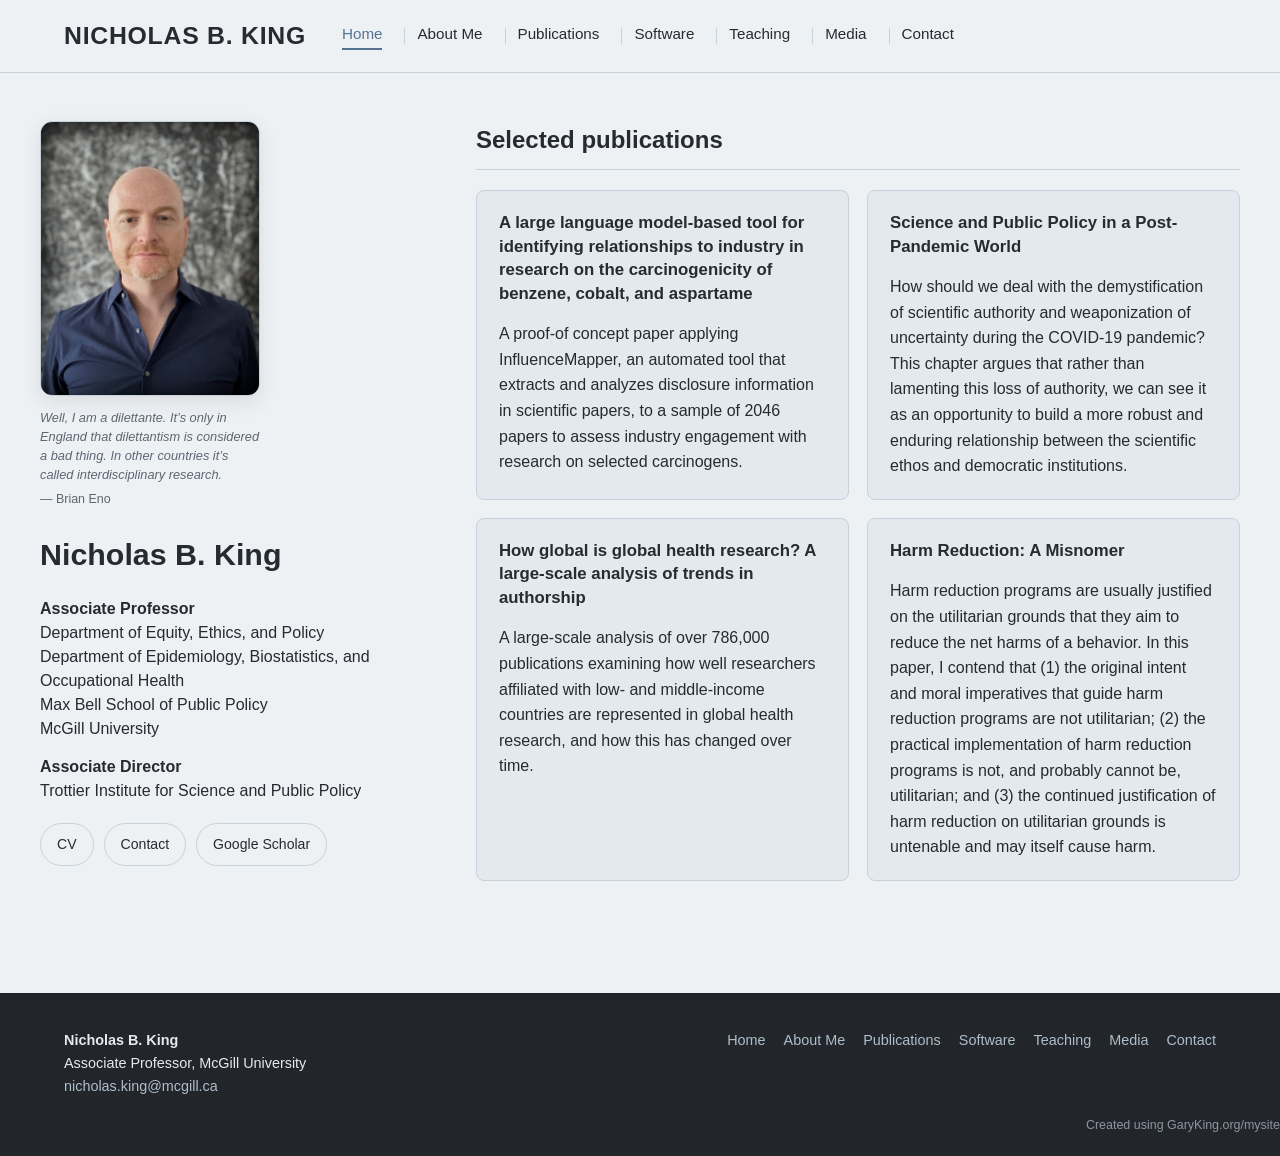
<file: index.html>
<!DOCTYPE html>
<html lang="en">
<head>
  <meta charset="UTF-8">
  <meta name="viewport" content="width=device-width, initial-scale=1.0">
  <title>Home — Nicholas B. King</title>
  <meta name="description" content="Nicholas B. King is an Associate Professor at McGill University working on public health policy, ethics, health inequalities, and AI in public policy.">
  <link rel="icon" type="image/png" href="images/favicon-32x32.png">
  <link rel="apple-touch-icon" href="images/apple-touch-icon.png">
  <link rel="stylesheet" href="assets/css/style.css">
  <meta name="mysite-directory" content="garyking.org/mysite">
</head>
<body>
  <a class="skip-link" href="#main">Skip to content</a>
  <header class="site-header">
    <nav class="navbar" aria-label="Primary">
      <a class="brand" href="index.html">Nicholas B. King</a>
      <button class="nav-toggle" aria-label="Toggle navigation" aria-expanded="false">&#9776;</button>
      <ul class="nav-links">
        <li><a href="index.html" class="active">Home</a></li>
        <li><a href="about.html">About Me</a></li>
        <li><a href="publications.html">Publications</a></li>
        <li><a href="software.html">Software</a></li>
        <li><a href="teaching.html">Teaching</a></li>
        <li><a href="media.html">Media</a></li>
        <li><a href="contact.html">Contact</a></li>
      </ul>
    </nav>
  </header>
  <main id="main">
    <section class="hero container">
      <div class="hero-grid">
        <div class="hero-left">
          <div class="hero-photo">
            <img src="images/headshot-full.jpg" alt="Portrait of Nicholas B. King" width="240" height="300">
          </div>
          <blockquote class="hero-quote">
            <p>Well, I am a dilettante. It&rsquo;s only in England that dilettantism is considered a bad thing. In other countries it&rsquo;s called interdisciplinary research.</p>
            <cite>&mdash; Brian Eno</cite>
          </blockquote>
          <h1>Nicholas B. King</h1>

          <p class="position-block">
            <strong>Associate Professor</strong><br>
            Department of Equity, Ethics, and Policy<br>
            Department of Epidemiology, Biostatistics, and Occupational Health<br>
            Max Bell School of Public Policy<br>
            McGill University
          </p>
          <p class="position-block">
            <strong>Associate Director</strong><br>
            Trottier Institute for Science and Public Policy
          </p>

          <div class="button-row">
            <a class="btn btn-secondary" href="files/King_CV_2026.pdf">CV</a>
            <a class="btn btn-secondary" href="mailto:nicholas.king@mcgill.ca">Contact</a>
            <a class="btn btn-secondary" href="https://scholar.google.ca/citations?user=LWgI4HgAAAAJ&amp;hl=en" target="_blank" rel="noopener">Google Scholar</a>
          </div>
        </div>

        <div class="hero-right">
          <h2 class="section-title">Selected publications</h2>
          <div class="research-grid">
          <div class="research-box">
            <h3><a href="https://doi.org/10.1186/s12940-025-01223-1" target="_blank" rel="noopener">A large language model-based tool for identifying relationships to industry in research on the carcinogenicity of benzene, cobalt, and aspartame</a></h3>
            <p>A proof-of concept paper applying InfluenceMapper, an automated tool that extracts and analyzes disclosure information in scientific papers, to a sample of 2046 papers to assess industry engagement with research on selected carcinogens.</p>
          </div>
          <div class="research-box">
            <h3><a href="files/King_2021_Science_and_Public_Policy_in_a_PostPandemic_World.pdf" target="_blank" rel="noopener">Science and Public Policy in a Post-Pandemic World</a></h3>
            <p>How should we deal with the demystification of scientific authority and weaponization of uncertainty during the COVID-19 pandemic? This chapter argues that rather than lamenting this loss of authority, we can see it as an opportunity to build a more robust and enduring relationship between the scientific ethos and democratic institutions.</p>
          </div>
          <div class="research-box">
            <h3><a href="https://doi.org/10.1136/bmjgh-2020-003758" target="_blank" rel="noopener">How global is global health research? A large-scale analysis of trends in authorship</a></h3>
            <p>A large-scale analysis of over 786,000 publications examining how well researchers affiliated with low- and middle-income countries are represented in global health research, and how this has changed over time.</p>
          </div>
          <div class="research-box">
            <h3><a href="https://doi.org/10.1007/s10728-020-00413-x" target="_blank" rel="noopener">Harm Reduction: A Misnomer</a></h3>
            <p>Harm reduction programs are usually justified on the utilitarian grounds that they aim to reduce the net harms of a behavior. In this paper, I contend that (1) the original intent and moral imperatives that guide harm reduction programs are not utilitarian; (2) the practical implementation of harm reduction programs is not, and probably cannot be, utilitarian; and (3) the continued justification of harm reduction on utilitarian grounds is untenable and may itself cause harm.</p>
          </div>
          </div>
        </div>
      </div>
    </section>
  </main>
  <footer class="site-footer">
    <div class="container footer-inner">
      <div>
        <strong>Nicholas B. King</strong><br>
        Associate Professor, McGill University<br>
        <a href="mailto:nicholas.king@mcgill.ca">nicholas.king@mcgill.ca</a>
      </div>
      <ul class="footer-nav">
        <li><a href="index.html">Home</a></li>
        <li><a href="about.html">About Me</a></li>
        <li><a href="publications.html">Publications</a></li>
        <li><a href="software.html">Software</a></li>
        <li><a href="teaching.html">Teaching</a></li>
        <li><a href="media.html">Media</a></li>
        <li><a href="contact.html">Contact</a></li>
      </ul>
    </div>
    <div class="footer-credit">Created using <a href="https://garyking.org/mysite">GaryKing.org/mysite</a></div>
  </footer>
  <script src="assets/js/main.js"></script>
</body>
</html>
</file>
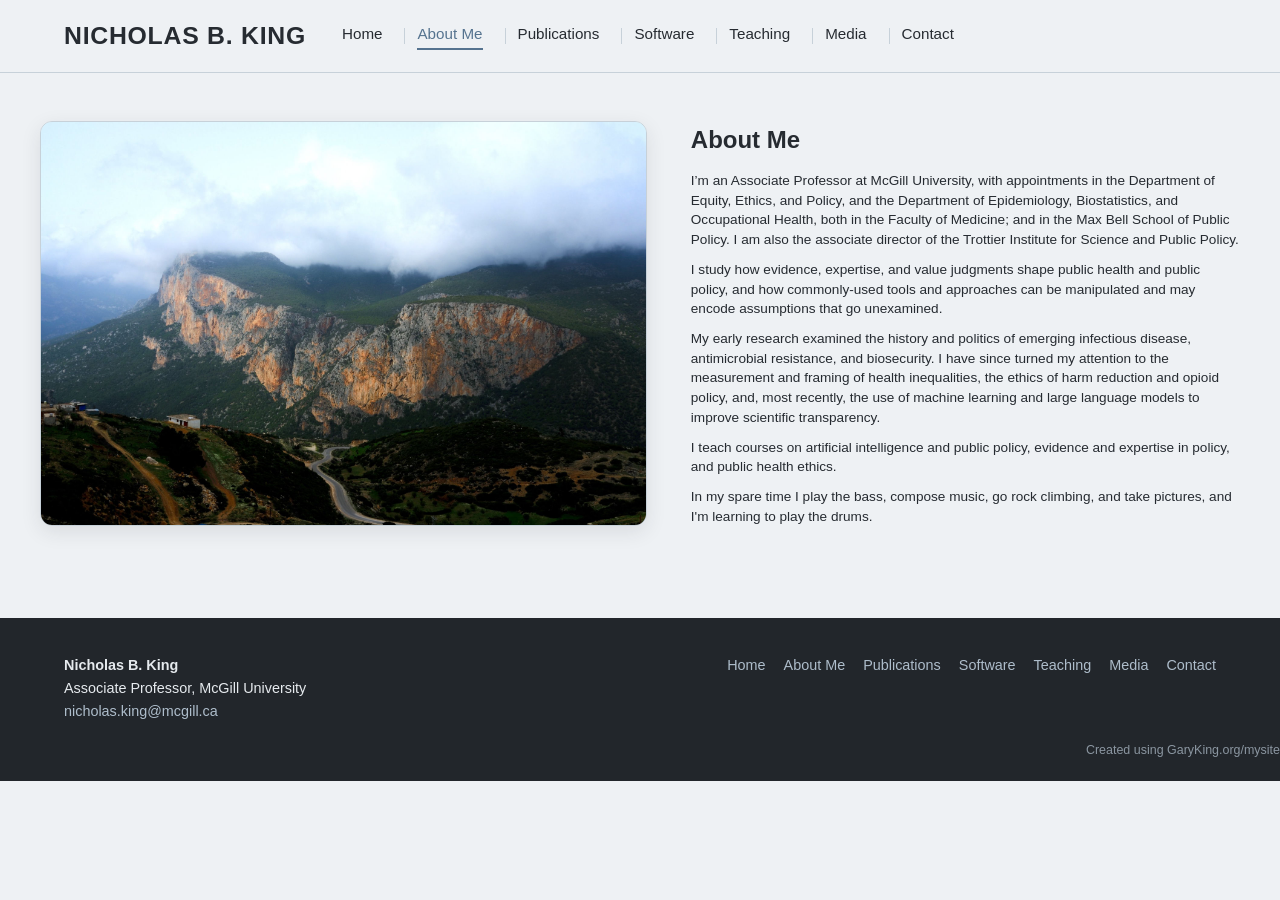
<file: about.html>
<!DOCTYPE html>
<html lang="en">
<head>
  <meta charset="UTF-8">
  <meta name="viewport" content="width=device-width, initial-scale=1.0">
  <title>About Me — Nicholas B. King</title>
  <meta name="description" content="About Nicholas B. King, Associate Professor at McGill University.">
  <link rel="icon" type="image/png" href="images/favicon-32x32.png">
  <link rel="apple-touch-icon" href="images/apple-touch-icon.png">
  <link rel="stylesheet" href="assets/css/style.css">
  <meta name="mysite-directory" content="garyking.org/mysite">
</head>
<body>
  <a class="skip-link" href="#main">Skip to content</a>
  <header class="site-header">
    <nav class="navbar" aria-label="Primary">
      <a class="brand" href="index.html">Nicholas B. King</a>
      <button class="nav-toggle" aria-label="Toggle navigation" aria-expanded="false">&#9776;</button>
      <ul class="nav-links">
        <li><a href="index.html">Home</a></li>
        <li><a href="about.html" class="active">About Me</a></li>
        <li><a href="publications.html">Publications</a></li>
        <li><a href="software.html">Software</a></li>
        <li><a href="teaching.html">Teaching</a></li>
        <li><a href="media.html">Media</a></li>
        <li><a href="contact.html">Contact</a></li>
      </ul>
    </nav>
  </header>
  <main id="main">
    <section class="block about-section container">
      <div class="about-grid" style="--about-photo-height: 405px;">
        <div class="about-photo">
          <img src="images/about-mountain.jpg" alt="Photograph by Nicholas B. King">
        </div>
        <div class="about-text">
          <h1>About Me</h1>
            <p>I&rsquo;m an Associate Professor at McGill University, with appointments in the Department of Equity, Ethics, and Policy, and the Department of Epidemiology, Biostatistics, and Occupational Health, both in the Faculty of Medicine; and in the Max Bell School of Public Policy. I am also the associate director of the Trottier Institute for Science and Public Policy.</p>
            <p>I study how evidence, expertise, and value judgments shape public health and public policy, and how commonly-used tools and approaches can be manipulated and may encode assumptions that go unexamined.</p>
            <p>My early research examined the history and politics of emerging infectious disease, antimicrobial resistance, and biosecurity. I have since turned my attention to the measurement and framing of health inequalities, the ethics of harm reduction and opioid policy, and, most recently, the use of machine learning and large language models to improve scientific transparency.</p>
            <p>I teach courses on artificial intelligence and public policy, evidence and expertise in policy, and public health ethics.</p>
            <p>In my spare time I play the bass, compose music, go rock climbing, and take pictures, and I'm learning to play the drums.</p>
        </div>
      </div>
    </section>
  </main>
  <footer class="site-footer">
    <div class="container footer-inner">
      <div>
        <strong>Nicholas B. King</strong><br>
        Associate Professor, McGill University<br>
        <a href="mailto:nicholas.king@mcgill.ca">nicholas.king@mcgill.ca</a>
      </div>
      <ul class="footer-nav">
        <li><a href="index.html">Home</a></li>
        <li><a href="about.html">About Me</a></li>
        <li><a href="publications.html">Publications</a></li>
        <li><a href="software.html">Software</a></li>
        <li><a href="teaching.html">Teaching</a></li>
        <li><a href="media.html">Media</a></li>
        <li><a href="contact.html">Contact</a></li>
      </ul>
    </div>
    <div class="footer-credit">Created using <a href="https://garyking.org/mysite">GaryKing.org/mysite</a></div>
  </footer>
  <script src="assets/js/main.js"></script>
</body>
</html>
</file>
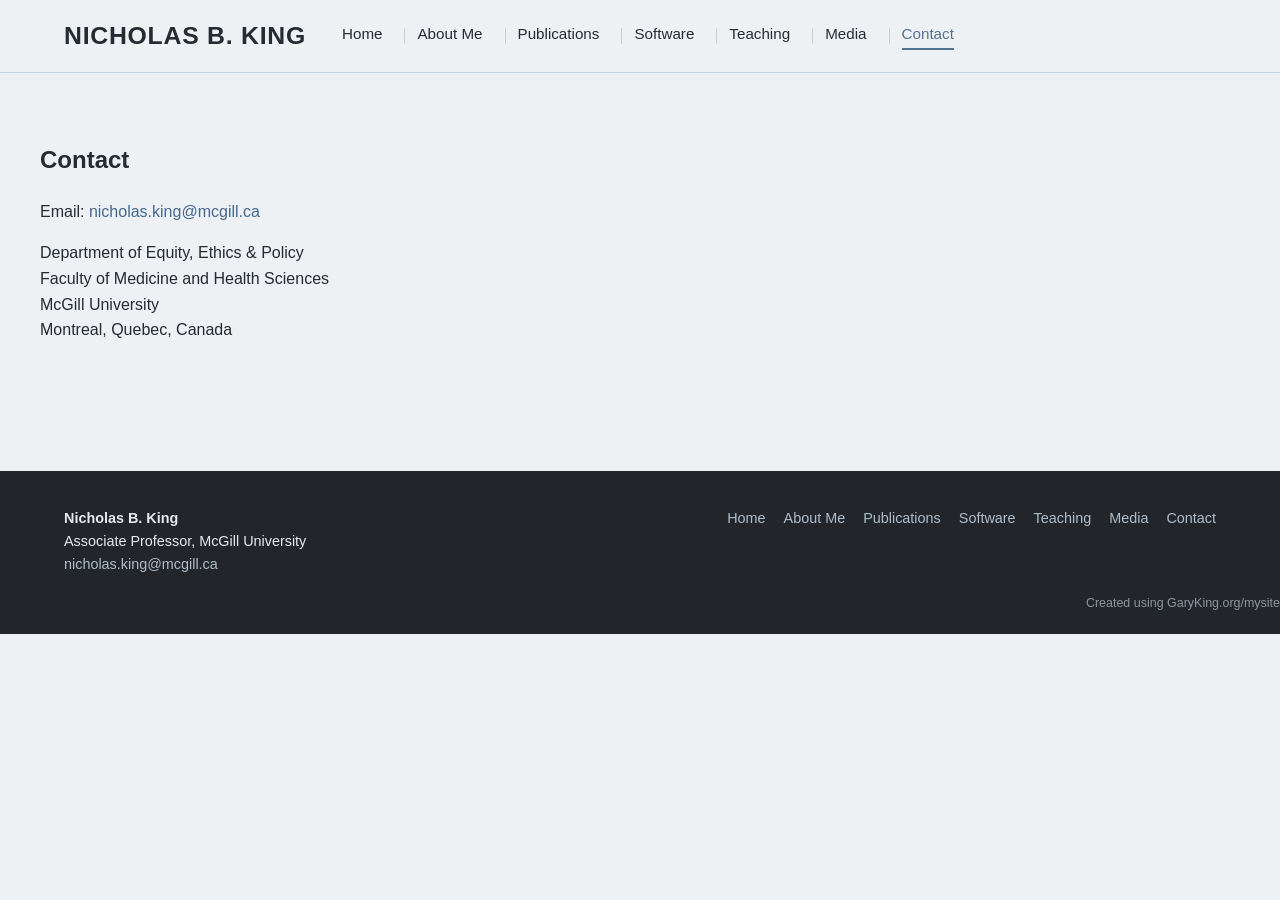
<file: contact.html>
<!DOCTYPE html>
<html lang="en">
<head>
  <meta charset="UTF-8">
  <meta name="viewport" content="width=device-width, initial-scale=1.0">
  <title>Contact — Nicholas B. King</title>
  <meta name="description" content="Contact information for Nicholas B. King, Associate Professor at McGill University.">
  <link rel="icon" type="image/png" href="images/favicon-32x32.png">
  <link rel="apple-touch-icon" href="images/apple-touch-icon.png">
  <link rel="stylesheet" href="assets/css/style.css">
  <meta name="mysite-directory" content="garyking.org/mysite">
</head>
<body>
  <a class="skip-link" href="#main">Skip to content</a>
  <header class="site-header">
    <nav class="navbar" aria-label="Primary">
      <a class="brand" href="index.html">Nicholas B. King</a>
      <button class="nav-toggle" aria-label="Toggle navigation" aria-expanded="false">&#9776;</button>
      <ul class="nav-links">
        <li><a href="index.html">Home</a></li>
        <li><a href="about.html">About Me</a></li>
        <li><a href="publications.html">Publications</a></li>
        <li><a href="software.html">Software</a></li>
        <li><a href="teaching.html">Teaching</a></li>
        <li><a href="media.html">Media</a></li>
        <li><a href="contact.html" class="active">Contact</a></li>
      </ul>
    </nav>
  </header>
  <main id="main">
    <section class="block container" style="padding-top:48px;">
      <h1>Contact</h1>
      <p>Email: <a href="mailto:nicholas.king@mcgill.ca">nicholas.king@mcgill.ca</a></p>
      <p>Department of Equity, Ethics &amp; Policy<br>
      Faculty of Medicine and Health Sciences<br>
      McGill University<br>
      Montreal, Quebec, Canada</p>
    </section>
  </main>
  <footer class="site-footer">
    <div class="container footer-inner">
      <div>
        <strong>Nicholas B. King</strong><br>
        Associate Professor, McGill University<br>
        <a href="mailto:nicholas.king@mcgill.ca">nicholas.king@mcgill.ca</a>
      </div>
      <ul class="footer-nav">
        <li><a href="index.html">Home</a></li>
        <li><a href="about.html">About Me</a></li>
        <li><a href="publications.html">Publications</a></li>
        <li><a href="software.html">Software</a></li>
        <li><a href="teaching.html">Teaching</a></li>
        <li><a href="media.html">Media</a></li>
        <li><a href="contact.html">Contact</a></li>
      </ul>
    </div>
    <div class="footer-credit">Created using <a href="https://garyking.org/mysite">GaryKing.org/mysite</a></div>
  </footer>
  <script src="assets/js/main.js"></script>
</body>
</html>
</file>
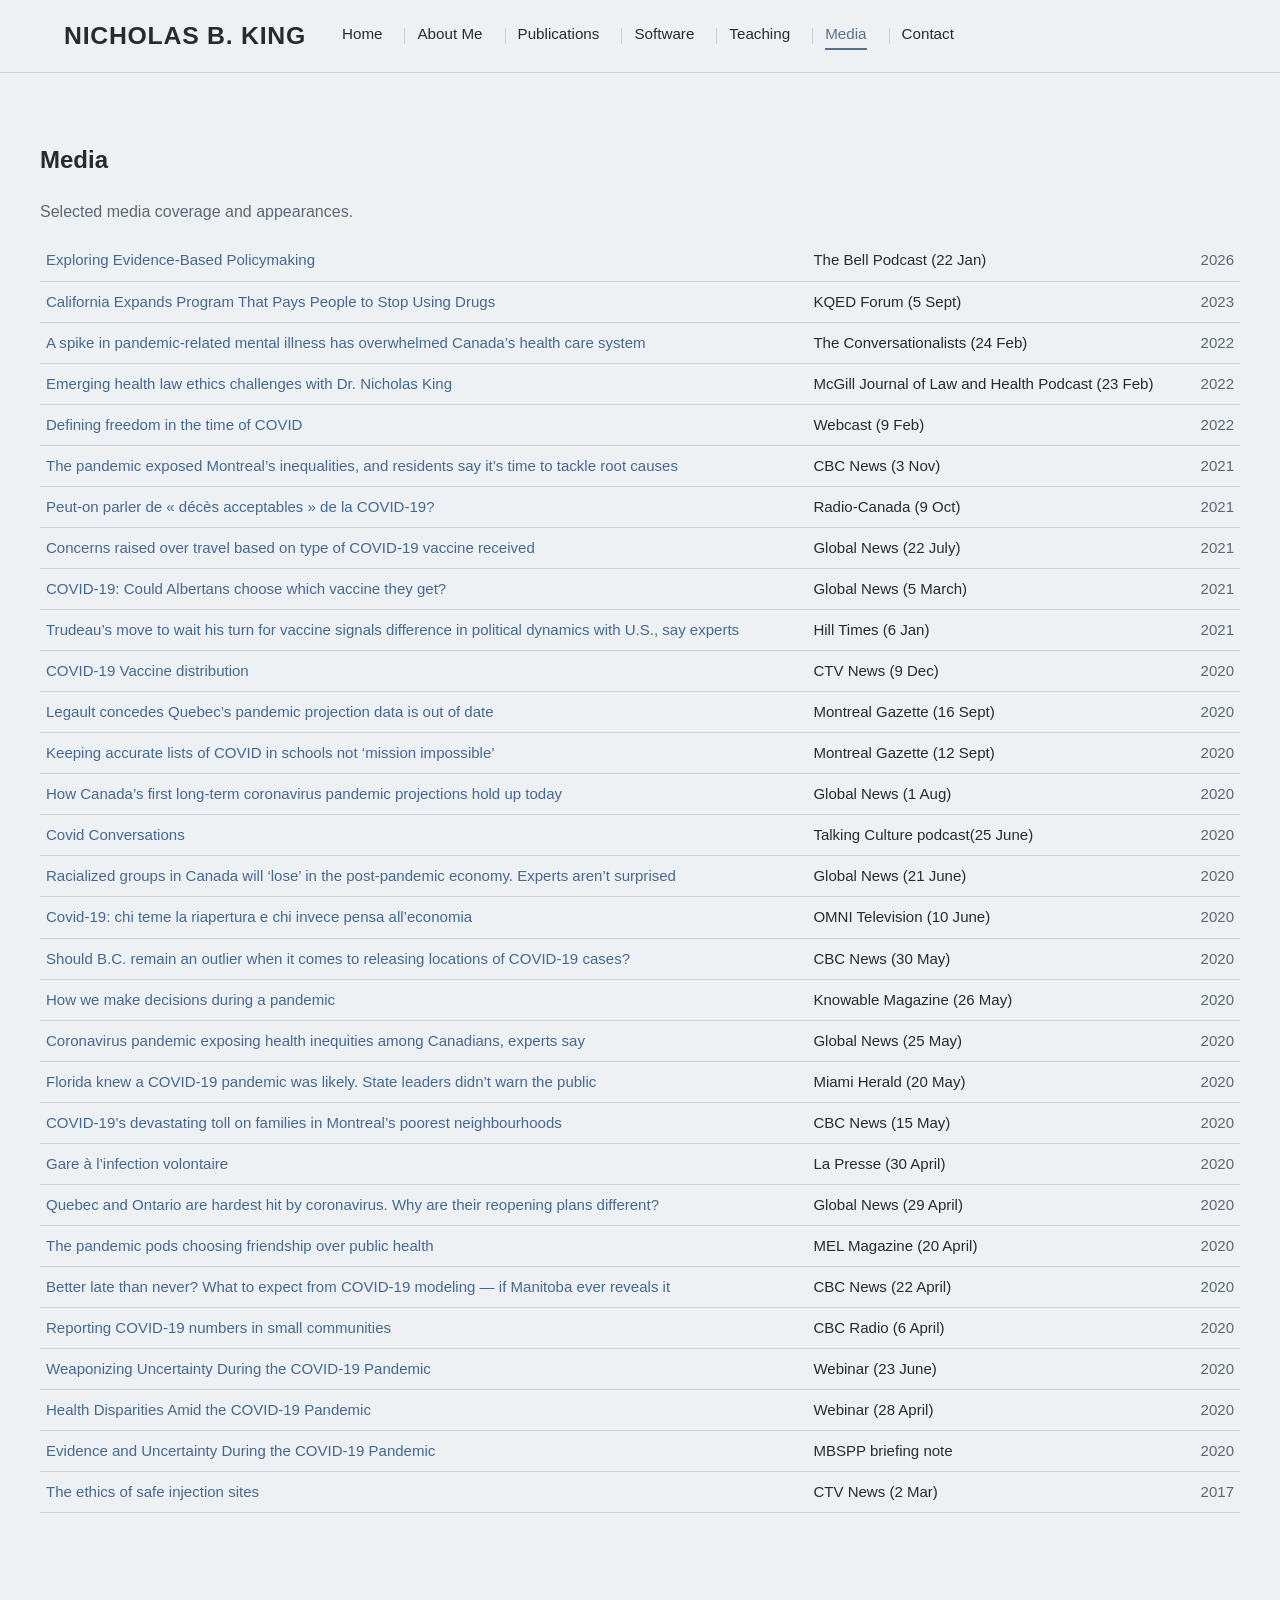
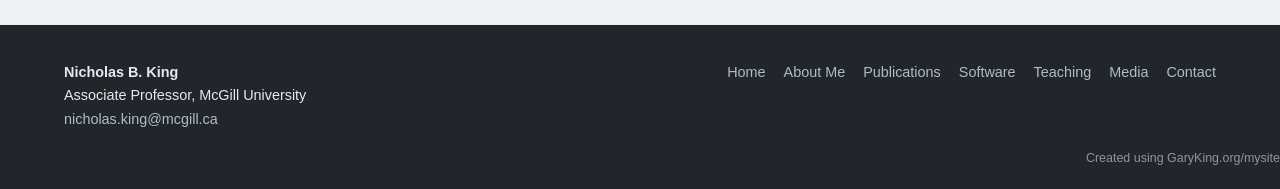
<file: media.html>
<!DOCTYPE html>
<html lang="en">
<head>
  <meta charset="UTF-8">
  <meta name="viewport" content="width=device-width, initial-scale=1.0">
  <title>Media — Nicholas B. King</title>
  <meta name="description" content="Selected media coverage of Nicholas B. King's research and commentary.">
  <link rel="icon" type="image/png" href="images/favicon-32x32.png">
  <link rel="apple-touch-icon" href="images/apple-touch-icon.png">
  <link rel="stylesheet" href="assets/css/style.css">
  <meta name="mysite-directory" content="garyking.org/mysite">
</head>
<body>
  <a class="skip-link" href="#main">Skip to content</a>
  <header class="site-header">
    <nav class="navbar" aria-label="Primary">
      <a class="brand" href="index.html">Nicholas B. King</a>
      <button class="nav-toggle" aria-label="Toggle navigation" aria-expanded="false">&#9776;</button>
      <ul class="nav-links">
        <li><a href="index.html">Home</a></li>
        <li><a href="about.html">About Me</a></li>
        <li><a href="publications.html">Publications</a></li>
        <li><a href="software.html">Software</a></li>
        <li><a href="teaching.html">Teaching</a></li>
        <li><a href="media.html" class="active">Media</a></li>
        <li><a href="contact.html">Contact</a></li>
      </ul>
    </nav>
  </header>
  <main id="main">
    <section class="block container" style="padding-top:48px;">
      <h1>Media</h1>
      <p style="color:var(--color-muted);">Selected media coverage and appearances.</p>
      <table class="plain">
        <tbody>
        <tr><td><a href="https://maxbellschool.podbean.com/e/exploring-evidence-based-policymaking/" target="_blank" rel="noopener">Exploring Evidence-Based Policymaking</a></td><td>The Bell Podcast (22 Jan)</td><td>2026</td></tr>
        <tr><td><a href="https://www.kqed.org/forum/2010101894281/california-expands-program-that-pays-people-to-stop-using-drugs" target="_blank" rel="noopener">California Expands Program That Pays People to Stop Using Drugs</a></td><td>KQED Forum (5 Sept)</td><td>2023</td></tr>
        <tr><td><a href="https://conversationalist.org/2022/02/24/in-canada-the-pandemic-has-had-a-severe-impact-on-mental-health-but-help-is-elusive/" target="_blank" rel="noopener">A spike in pandemic-related mental illness has overwhelmed Canada’s health care system</a></td><td>The Conversationalists (24 Feb)</td><td>2022</td></tr>
        <tr><td><a href="https://anchor.fm/mcgill-journal-of-law-and-health/episodes/Emerging-health-law-ethics-challenges-with-Dr--Nicholas-King-e1eqhj0" target="_blank" rel="noopener">Emerging health law ethics challenges with Dr. Nicholas King</a></td><td>McGill Journal of Law and Health Podcast (23 Feb)</td><td>2022</td></tr>
        <tr><td><a href="https://www.youtube.com/watch?v=p98ex_FeMWA" target="_blank" rel="noopener">Defining freedom in the time of COVID</a></td><td>Webcast (9 Feb)</td><td>2022</td></tr>
        <tr><td><a href="https://www.cbc.ca/news/canada/montreal/covid-19-montreal-disparity-solutions-1.6232359" target="_blank" rel="noopener">The pandemic exposed Montreal’s inequalities, and residents say it’s time to tackle root causes</a></td><td>CBC News (3 Nov)</td><td>2021</td></tr>
        <tr><td><a href="https://ici.radio-canada.ca/nouvelle/1830245/morts-ethique-pratique-normale-sante-pandemie" target="_blank" rel="noopener">Peut-on parler de « décès acceptables » de la COVID-19?</a></td><td>Radio-Canada (9 Oct)</td><td>2021</td></tr>
        <tr><td><a href="https://globalnews.ca/news/8053372/covid-vaccine-travel-inequality-coronavirus/" target="_blank" rel="noopener">Concerns raised over travel based on type of COVID-19 vaccine received</a></td><td>Global News (22 July)</td><td>2021</td></tr>
        <tr><td><a href="https://globalnews.ca/news/7678348/covid-19-vaccine-choice-debate/" target="_blank" rel="noopener">COVID-19: Could Albertans choose which vaccine they get?</a></td><td>Global News (5 March)</td><td>2021</td></tr>
        <tr><td><a href="https://www.hilltimes.com/2021/01/06/trudeaus-move-to-wait-his-turn-for-vaccine-signals-difference-in-political-dynamics-with-u-s-say-experts/277464" target="_blank" rel="noopener">Trudeau’s move to wait his turn for vaccine signals difference in political dynamics with U.S., say experts</a></td><td>Hill Times (6 Jan)</td><td>2021</td></tr>
        <tr><td><a href="https://montreal.ctvnews.ca/video?clipId=2097267" target="_blank" rel="noopener">COVID-19 Vaccine distribution</a></td><td>CTV News (9 Dec)</td><td>2020</td></tr>
        <tr><td><a href="https://montrealgazette.com/news/quebec/legault-concedes-quebecs-pandemic-projection-data-is-out-of-date" target="_blank" rel="noopener">Legault concedes Quebec’s pandemic projection data is out of date</a></td><td>Montreal Gazette (16 Sept)</td><td>2020</td></tr>
        <tr><td><a href="https://montrealgazette.com/news/local-news/keeping-accurate-lists-of-covid-in-schools-not-mission-impossible-parent/wcm/a6960bc5-aa8a-4142-9d02-a6d415532372/amp/" target="_blank" rel="noopener">Keeping accurate lists of COVID in schools not ‘mission impossible’</a></td><td>Montreal Gazette (12 Sept)</td><td>2020</td></tr>
        <tr><td><a href="https://globalnews.ca/news/7229908/coronavirus-pandemic-projections-canada/" target="_blank" rel="noopener">How Canada’s first long-term coronavirus pandemic projections hold up today</a></td><td>Global News (1 Aug)</td><td>2020</td></tr>
        <tr><td><a href="https://podcasts.apple.com/us/podcast/covid-conversations-this-overlapping-moment/id1517643497?i=1000479723792" target="_blank" rel="noopener">Covid Conversations</a></td><td>Talking Culture podcast(25 June)</td><td>2020</td></tr>
        <tr><td><a href="https://globalnews.ca/news/7077024/coronavirus-economic-recovery/" target="_blank" rel="noopener">Racialized groups in Canada will ‘lose’ in the post-pandemic economy. Experts aren’t surprised</a></td><td>Global News (21 June)</td><td>2020</td></tr>
        <tr><td><a href="https://www.omnitv.ca/on/it/videos/covid-19-chi-teme-la-riapertura-e-chi-invece-pensa-alleconomia/" target="_blank" rel="noopener">Covid-19: chi teme la riapertura e chi invece pensa all’economia</a></td><td>OMNI Television (10 June)</td><td>2020</td></tr>
        <tr><td><a href="https://www.cbc.ca/news/canada/british-columbia/should-b-c-remain-an-outlier-when-it-comes-to-releasing-locations-of-covid-19-cases-1.5591600" target="_blank" rel="noopener">Should B.C. remain an outlier when it comes to releasing locations of COVID-19 cases?</a></td><td>CBC News (30 May)</td><td>2020</td></tr>
        <tr><td><a href="https://www.knowablemagazine.org/article/mind/2020/how-we-make-decisions-during-pandemic" target="_blank" rel="noopener">How we make decisions during a pandemic</a></td><td>Knowable Magazine (26 May)</td><td>2020</td></tr>
        <tr><td><a href="https://globalnews.ca/news/6980483/canada-coronavirus-socioeconomic-factors/" target="_blank" rel="noopener">Coronavirus pandemic exposing health inequities among Canadians, experts say</a></td><td>Global News (25 May)</td><td>2020</td></tr>
        <tr><td><a href="https://www.miamiherald.com/news/health-care/article242844471.html" target="_blank" rel="noopener">Florida knew a COVID-19 pandemic was likely. State leaders didn’t warn the public</a></td><td>Miami Herald (20 May)</td><td>2020</td></tr>
        <tr><td><a href="https://www.cbc.ca/news/canada/montreal/montreal-low-income-inequality-covid-19-1.5570296" target="_blank" rel="noopener">COVID-19’s devastating toll on families in Montreal’s poorest neighbourhoods</a></td><td>CBC News (15 May)</td><td>2020</td></tr>
        <tr><td><a href="https://www.lapresse.ca/covid-19/202004/29/01-5271486-gare-a-linfection-volontaire.php" target="_blank" rel="noopener">Gare à l’infection volontaire</a></td><td>La Presse (30 April)</td><td>2020</td></tr>
        <tr><td><a href="https://globalnews.ca/news/6881773/quebec-and-ontario-reopening-plans-coronavirus/" target="_blank" rel="noopener">Quebec and Ontario are hardest hit by coronavirus. Why are their reopening plans different?</a></td><td>Global News (29 April)</td><td>2020</td></tr>
        <tr><td><a href="https://melmagazine.com/en-us/story/the-pandemic-pods-choosing-friendship-over-public-health?" target="_blank" rel="noopener">The pandemic pods choosing friendship over public health</a></td><td>MEL Magazine (20 April)</td><td>2020</td></tr>
        <tr><td><a href="https://www.cbc.ca/news/canada/manitoba/covid-19-projections-manitoba-1.5537416" target="_blank" rel="noopener">Better late than never? What to expect from COVID-19 modeling — if Manitoba ever reveals it</a></td><td>CBC News (22 April)</td><td>2020</td></tr>
        <tr><td><a href="https://www.cbc.ca/listen/live-radio/1-87-quebec-am/clip/15769459-reporting-covid-19-numbers-in-small-communities" target="_blank" rel="noopener">Reporting COVID-19 numbers in small communities</a></td><td>CBC Radio (6 April)</td><td>2020</td></tr>
        <tr><td><a href="https://www.youtube.com/watch?v=gZxu9fg1iYU" target="_blank" rel="noopener">Weaponizing Uncertainty During the COVID-19 Pandemic</a></td><td>Webinar (23 June)</td><td>2020</td></tr>
        <tr><td><a href="https://www.youtube.com/watch?v=SrN3sYI4IPk" target="_blank" rel="noopener">Health Disparities Amid the COVID-19 Pandemic</a></td><td>Webinar (28 April)</td><td>2020</td></tr>
        <tr><td><a href="https://www.mcgill.ca/maxbellschool/article/briefing-evidence-and-uncertainty-during-covid-19-pandemic" target="_blank" rel="noopener">Evidence and Uncertainty During the COVID-19 Pandemic</a></td><td>MBSPP briefing note</td><td>2020</td></tr>
        <tr><td><a href="https://montreal.ctvnews.ca/video?clipId=1069382&playlistId=1.3308412&binId=1.1332485&playlistPageNum=1" target="_blank" rel="noopener">The ethics of safe injection sites</a></td><td>CTV News (2 Mar)</td><td>2017</td></tr>
        </tbody>
      </table>
    </section>
  </main>
  <footer class="site-footer">
    <div class="container footer-inner">
      <div>
        <strong>Nicholas B. King</strong><br>
        Associate Professor, McGill University<br>
        <a href="mailto:nicholas.king@mcgill.ca">nicholas.king@mcgill.ca</a>
      </div>
      <ul class="footer-nav">
        <li><a href="index.html">Home</a></li>
        <li><a href="about.html">About Me</a></li>
        <li><a href="publications.html">Publications</a></li>
        <li><a href="software.html">Software</a></li>
        <li><a href="teaching.html">Teaching</a></li>
        <li><a href="media.html">Media</a></li>
        <li><a href="contact.html">Contact</a></li>
      </ul>
    </div>
    <div class="footer-credit">Created using <a href="https://garyking.org/mysite">GaryKing.org/mysite</a></div>
  </footer>
  <script src="assets/js/main.js"></script>
</body>
</html>
</file>
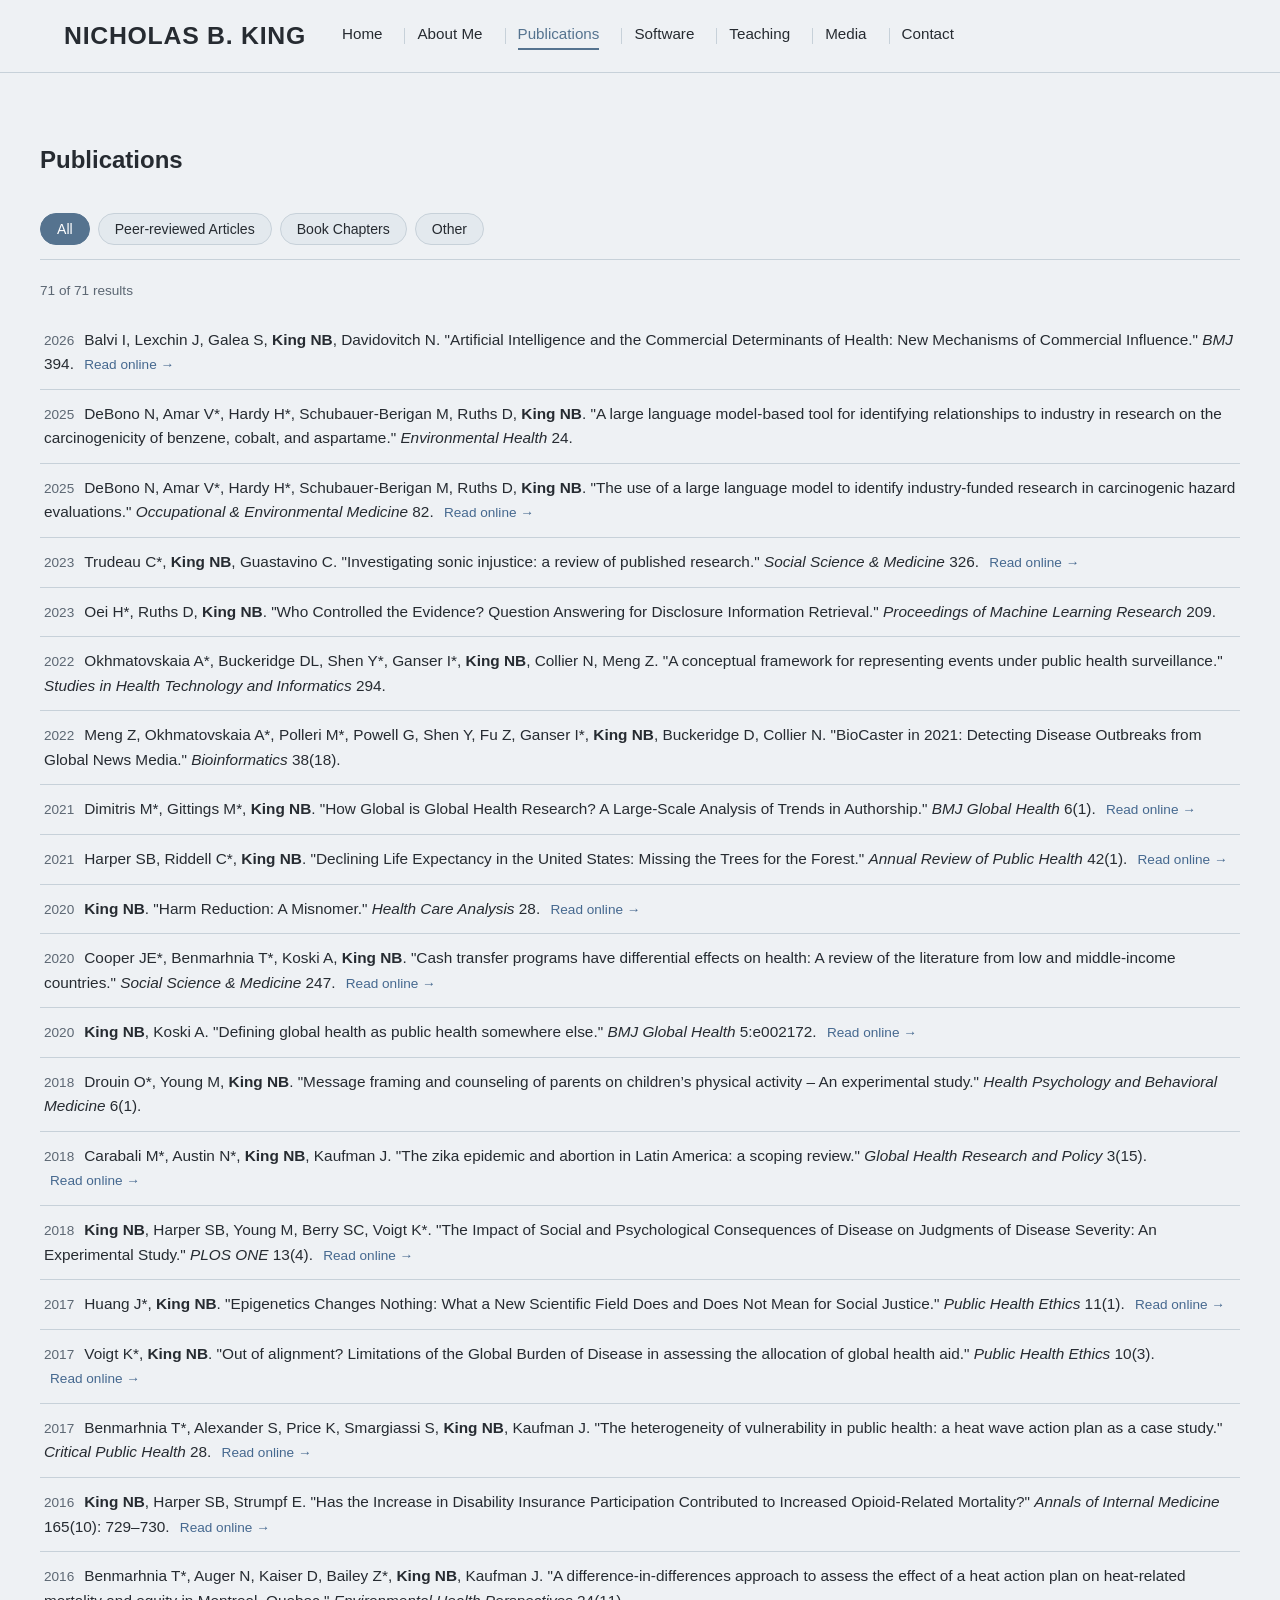
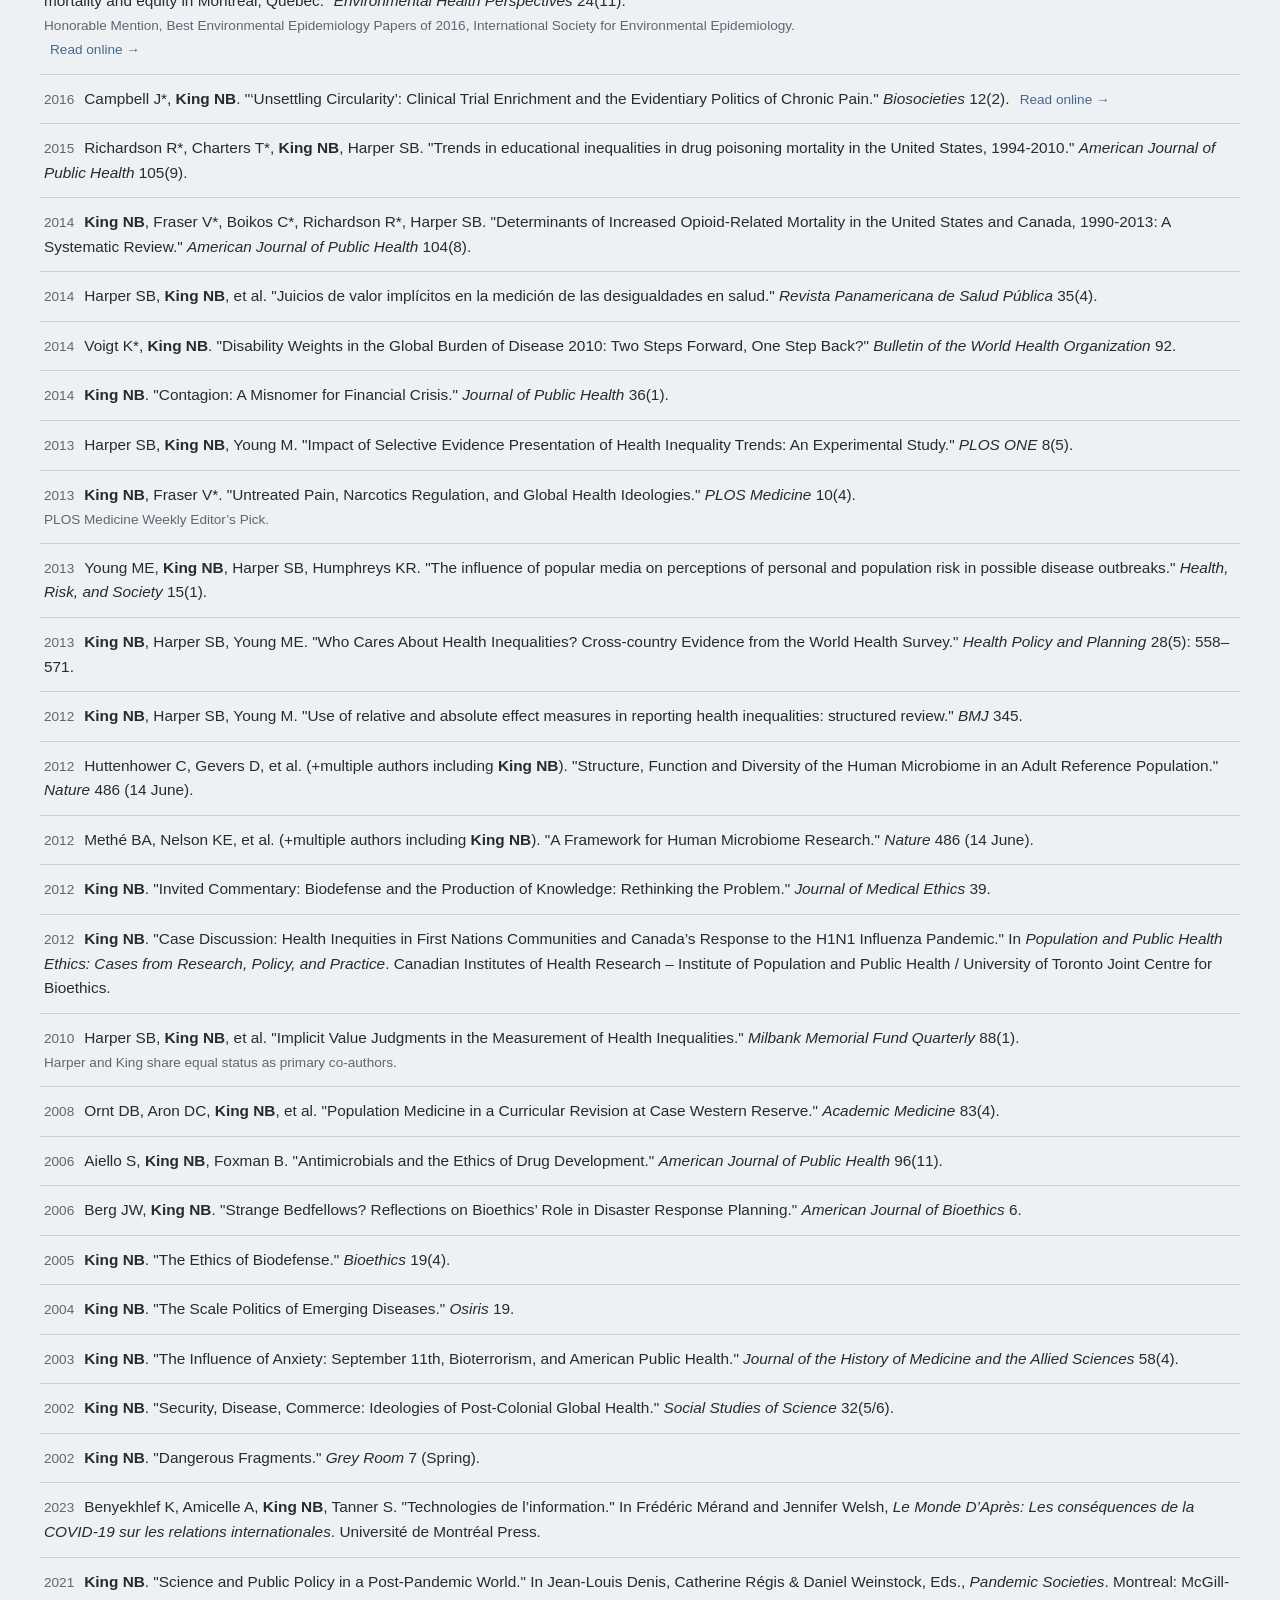
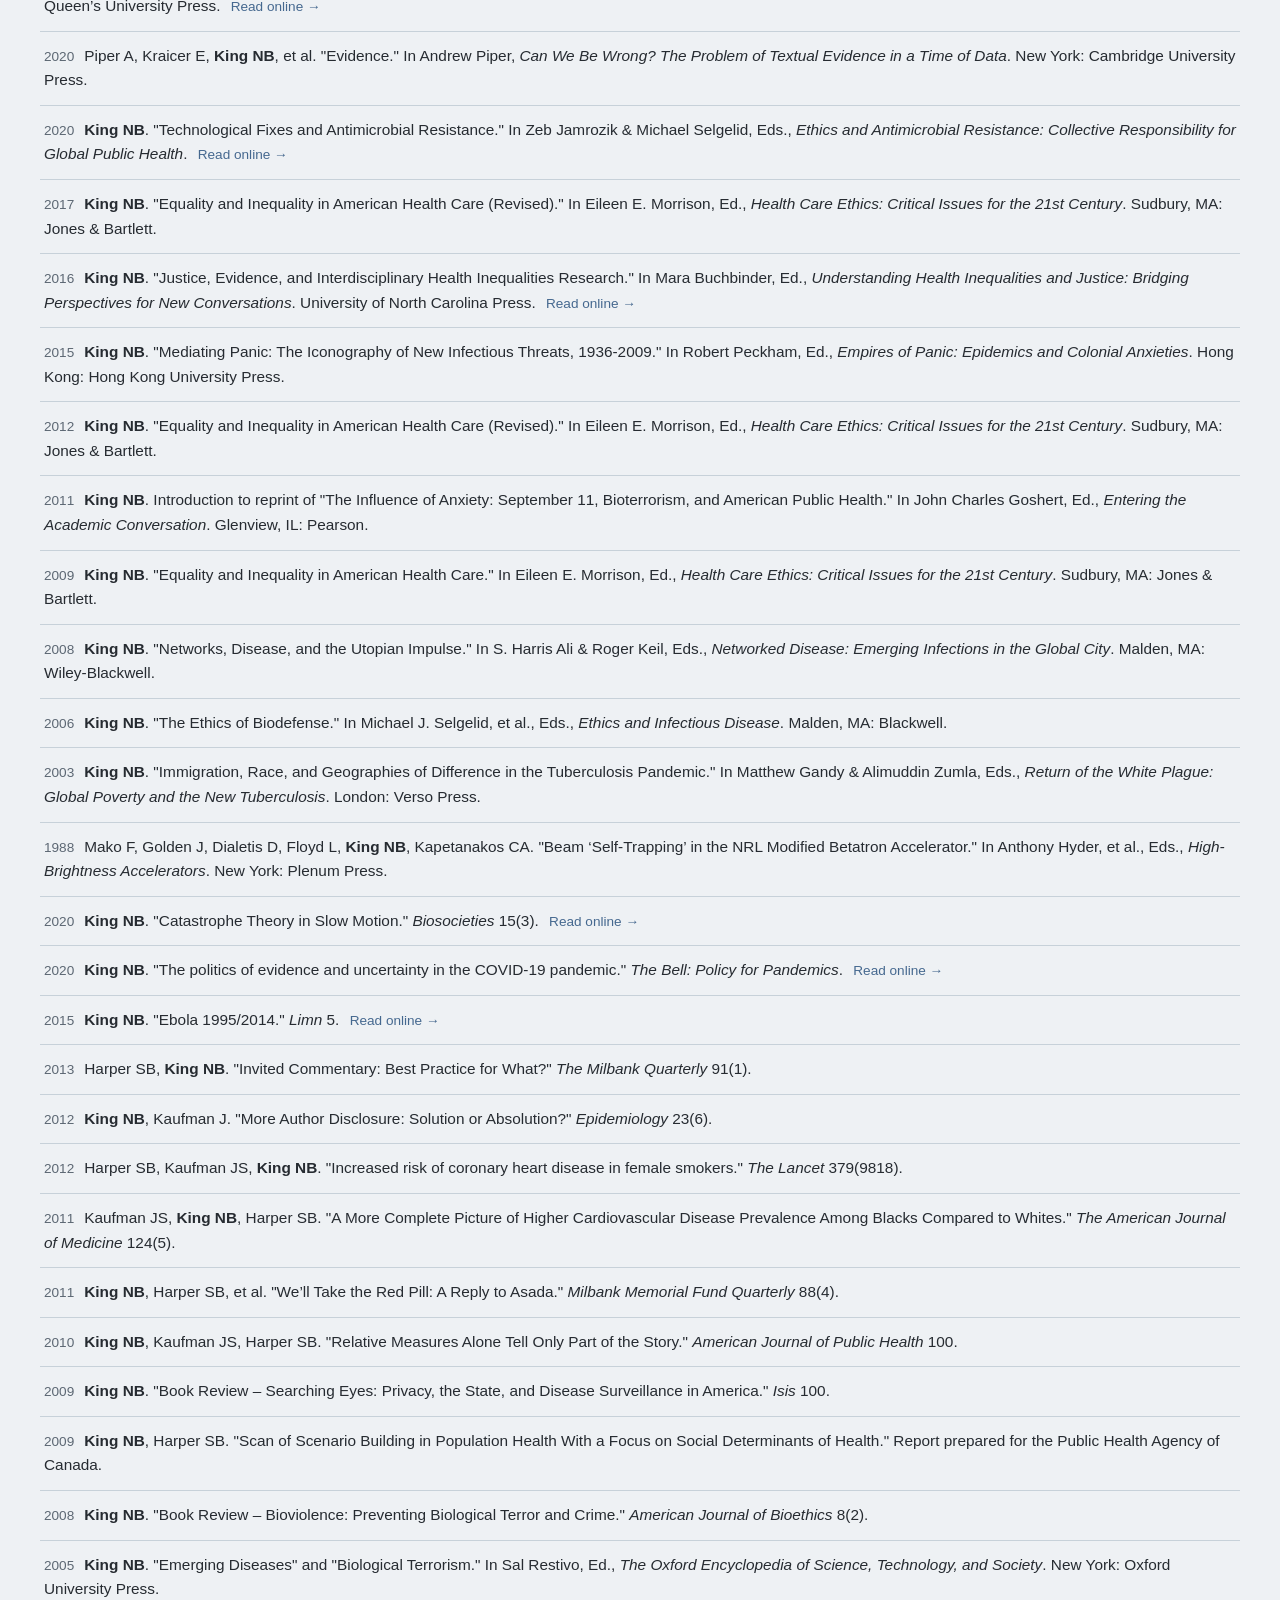
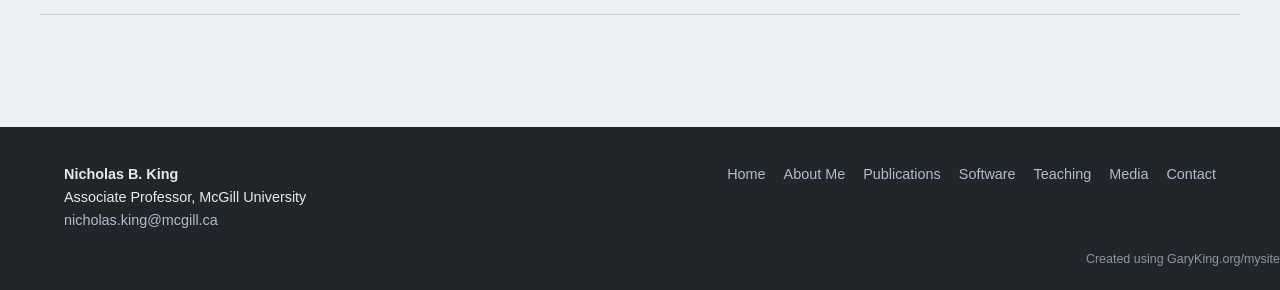
<file: publications.html>
<!DOCTYPE html>
<html lang="en">
<head>
  <meta charset="UTF-8">
  <meta name="viewport" content="width=device-width, initial-scale=1.0">
  <title>Publications — Nicholas B. King</title>
  <meta name="description" content="Full list of peer-reviewed journal articles, book chapters, and other publications by Nicholas B. King.">
  <link rel="icon" type="image/png" href="images/favicon-32x32.png">
  <link rel="apple-touch-icon" href="images/apple-touch-icon.png">
  <link rel="stylesheet" href="assets/css/style.css">
  <meta name="mysite-directory" content="garyking.org/mysite">
</head>
<body>
  <a class="skip-link" href="#main">Skip to content</a>
  <header class="site-header">
    <nav class="navbar" aria-label="Primary">
      <a class="brand" href="index.html">Nicholas B. King</a>
      <button class="nav-toggle" aria-label="Toggle navigation" aria-expanded="false">&#9776;</button>
      <ul class="nav-links">
        <li><a href="index.html">Home</a></li>
        <li><a href="about.html">About Me</a></li>
        <li><a href="publications.html" class="active">Publications</a></li>
        <li><a href="software.html">Software</a></li>
        <li><a href="teaching.html">Teaching</a></li>
        <li><a href="media.html">Media</a></li>
        <li><a href="contact.html">Contact</a></li>
      </ul>
    </nav>
  </header>
  <main id="main">
    <section class="block container" style="padding-top:48px;">
      <h1>Publications</h1>

      <div class="tab-strip">
        <button class="tab-btn active" data-tab="all">All</button>
        <button class="tab-btn" data-tab="articles">Peer-reviewed Articles</button>
        <button class="tab-btn" data-tab="chapters">Book Chapters</button>
        <button class="tab-btn" data-tab="other">Other</button>
      </div>
      <p class="result-count">71 of 71 results</p>

      <ul class="pub-list">
        <li class="pub-item" data-tab="articles" data-year="2026"><span class="pub-year">2026</span>Balvi I, Lexchin J, Galea S, <strong>King NB</strong>, Davidovitch N. "Artificial Intelligence and the Commercial Determinants of Health: New Mechanisms of Commercial Influence." <em>BMJ</em> 394. <a class="read-link" href="https://www.bmj.com/content/394/bmj-2026-100272.full?" target="_blank" rel="noopener">Read online &rarr;</a></li>
        <li class="pub-item" data-tab="articles" data-year="2025"><span class="pub-year">2025</span>DeBono N, Amar V*, Hardy H*, Schubauer-Berigan M, Ruths D, <strong>King NB</strong>. "A large language model-based tool for identifying relationships to industry in research on the carcinogenicity of benzene, cobalt, and aspartame." <em>Environmental Health</em> 24.</li>
        <li class="pub-item" data-tab="articles" data-year="2025"><span class="pub-year">2025</span>DeBono N, Amar V*, Hardy H*, Schubauer-Berigan M, Ruths D, <strong>King NB</strong>. "The use of a large language model to identify industry-funded research in carcinogenic hazard evaluations." <em>Occupational &amp; Environmental Medicine</em> 82. <a class="read-link" href="https://oem.bmj.com/content/82/Suppl_2/A87.3.abstract" target="_blank" rel="noopener">Read online &rarr;</a></li>
        <li class="pub-item" data-tab="articles" data-year="2023"><span class="pub-year">2023</span>Trudeau C*, <strong>King NB</strong>, Guastavino C. "Investigating sonic injustice: a review of published research." <em>Social Science &amp; Medicine</em> 326. <a class="read-link" href="https://www.sciencedirect.com/science/article/pii/S0277953623002769?" target="_blank" rel="noopener">Read online &rarr;</a></li>
        <li class="pub-item" data-tab="articles" data-year="2023"><span class="pub-year">2023</span>Oei H*, Ruths D, <strong>King NB</strong>. "Who Controlled the Evidence? Question Answering for Disclosure Information Retrieval." <em>Proceedings of Machine Learning Research</em> 209.</li>
        <li class="pub-item" data-tab="articles" data-year="2022"><span class="pub-year">2022</span>Okhmatovskaia A*, Buckeridge DL, Shen Y*, Ganser I*, <strong>King NB</strong>, Collier N, Meng Z. "A conceptual framework for representing events under public health surveillance." <em>Studies in Health Technology and Informatics</em> 294.</li>
        <li class="pub-item" data-tab="articles" data-year="2022"><span class="pub-year">2022</span>Meng Z, Okhmatovskaia A*, Polleri M*, Powell G, Shen Y, Fu Z, Ganser I*, <strong>King NB</strong>, Buckeridge D, Collier N. "BioCaster in 2021: Detecting Disease Outbreaks from Global News Media." <em>Bioinformatics</em> 38(18).</li>
        <li class="pub-item" data-tab="articles" data-year="2021"><span class="pub-year">2021</span>Dimitris M*, Gittings M*, <strong>King NB</strong>. "How Global is Global Health Research? A Large-Scale Analysis of Trends in Authorship." <em>BMJ Global Health</em> 6(1). <a class="read-link" href="https://gh.bmj.com/content/6/1/e003758" target="_blank" rel="noopener">Read online &rarr;</a></li>
        <li class="pub-item" data-tab="articles" data-year="2021"><span class="pub-year">2021</span>Harper SB, Riddell C*, <strong>King NB</strong>. "Declining Life Expectancy in the United States: Missing the Trees for the Forest." <em>Annual Review of Public Health</em> 42(1). <a class="read-link" href="https://www.annualreviews.org/doi/pdf/10.1146/annurev-publhealth-082619-104231" target="_blank" rel="noopener">Read online &rarr;</a></li>
        <li class="pub-item" data-tab="articles" data-year="2020"><span class="pub-year">2020</span><strong>King NB</strong>. "Harm Reduction: A Misnomer." <em>Health Care Analysis</em> 28. <a class="read-link" href="https://link.springer.com/article/10.1007/s10728-020-00413-x?" target="_blank" rel="noopener">Read online &rarr;</a></li>
        <li class="pub-item" data-tab="articles" data-year="2020"><span class="pub-year">2020</span>Cooper JE*, Benmarhnia T*, Koski A, <strong>King NB</strong>. "Cash transfer programs have differential effects on health: A review of the literature from low and middle-income countries." <em>Social Science &amp; Medicine</em> 247. <a class="read-link" href="https://www.sciencedirect.com/science/article/abs/pii/S0277953620300253" target="_blank" rel="noopener">Read online &rarr;</a></li>
        <li class="pub-item" data-tab="articles" data-year="2020"><span class="pub-year">2020</span><strong>King NB</strong>, Koski A. "Defining global health as public health somewhere else." <em>BMJ Global Health</em> 5:e002172. <a class="read-link" href="https://gh.bmj.com/content/5/1/e002172.abstract" target="_blank" rel="noopener">Read online &rarr;</a></li>
        <li class="pub-item" data-tab="articles" data-year="2018"><span class="pub-year">2018</span>Drouin O*, Young M, <strong>King NB</strong>. "Message framing and counseling of parents on children’s physical activity – An experimental study." <em>Health Psychology and Behavioral Medicine</em> 6(1).</li>
        <li class="pub-item" data-tab="articles" data-year="2018"><span class="pub-year">2018</span>Carabali M*, Austin N*, <strong>King NB</strong>, Kaufman J. "The zika epidemic and abortion in Latin America: a scoping review." <em>Global Health Research and Policy</em> 3(15). <a class="read-link" href="https://ghrp.biomedcentral.com/articles/10.1186/s41256-018-0069-8" target="_blank" rel="noopener">Read online &rarr;</a></li>
        <li class="pub-item" data-tab="articles" data-year="2018"><span class="pub-year">2018</span><strong>King NB</strong>, Harper SB, Young M, Berry SC, Voigt K*. "The Impact of Social and Psychological Consequences of Disease on Judgments of Disease Severity: An Experimental Study." <em>PLOS ONE</em> 13(4). <a class="read-link" href="https://journals.plos.org/plosone/article?id=10.1371/journal.pone.0195338" target="_blank" rel="noopener">Read online &rarr;</a></li>
        <li class="pub-item" data-tab="articles" data-year="2017"><span class="pub-year">2017</span>Huang J*, <strong>King NB</strong>. "Epigenetics Changes Nothing: What a New Scientific Field Does and Does Not Mean for Social Justice." <em>Public Health Ethics</em> 11(1). <a class="read-link" href="https://academic.oup.com/phe/article-abstract/doi/10.1093/phe/phx013/4082556/Epigenetics-Changes-Nothing-What-a-New-Scientific" target="_blank" rel="noopener">Read online &rarr;</a></li>
        <li class="pub-item" data-tab="articles" data-year="2017"><span class="pub-year">2017</span>Voigt K*, <strong>King NB</strong>. "Out of alignment? Limitations of the Global Burden of Disease in assessing the allocation of global health aid." <em>Public Health Ethics</em> 10(3). <a class="read-link" href="https://academic.oup.com/phe/article/4082024/Out-of-Alignment-Limitations-of-the-Global-Burden" target="_blank" rel="noopener">Read online &rarr;</a></li>
        <li class="pub-item" data-tab="articles" data-year="2017"><span class="pub-year">2017</span>Benmarhnia T*, Alexander S, Price K, Smargiassi S, <strong>King NB</strong>, Kaufman J. "The heterogeneity of vulnerability in public health: a heat wave action plan as a case study." <em>Critical Public Health</em> 28. <a class="read-link" href="https://www.tandfonline.com/doi/abs/10.1080/09581596.2017.1322176" target="_blank" rel="noopener">Read online &rarr;</a></li>
        <li class="pub-item" data-tab="articles" data-year="2016"><span class="pub-year">2016</span><strong>King NB</strong>, Harper SB, Strumpf E. "Has the Increase in Disability Insurance Participation Contributed to Increased Opioid-Related Mortality?" <em>Annals of Internal Medicine</em> 165(10): 729–730. <a class="read-link" href="https://www.acpjournals.org/doi/10.7326/M16-0918" target="_blank" rel="noopener">Read online &rarr;</a></li>
        <li class="pub-item" data-tab="articles" data-year="2016"><span class="pub-year">2016</span>Benmarhnia T*, Auger N, Kaiser D, Bailey Z*, <strong>King NB</strong>, Kaufman J. "A difference-in-differences approach to assess the effect of a heat action plan on heat-related mortality and equity in Montreal, Quebec." <em>Environmental Health Perspectives</em> 24(11). <span class="note">Honorable Mention, Best Environmental Epidemiology Papers of 2016, International Society for Environmental Epidemiology.</span> <a class="read-link" href="https://ehp.niehs.nih.gov/ehp203/" target="_blank" rel="noopener">Read online &rarr;</a></li>
        <li class="pub-item" data-tab="articles" data-year="2016"><span class="pub-year">2016</span>Campbell J*, <strong>King NB</strong>. "‘Unsettling Circularity’: Clinical Trial Enrichment and the Evidentiary Politics of Chronic Pain." <em>Biosocieties</em> 12(2). <a class="read-link" href="https://link.springer.com/article/10.1057/biosoc.2016.7" target="_blank" rel="noopener">Read online &rarr;</a></li>
        <li class="pub-item" data-tab="articles" data-year="2015"><span class="pub-year">2015</span>Richardson R*, Charters T*, <strong>King NB</strong>, Harper SB. "Trends in educational inequalities in drug poisoning mortality in the United States, 1994-2010." <em>American Journal of Public Health</em> 105(9).</li>
        <li class="pub-item" data-tab="articles" data-year="2014"><span class="pub-year">2014</span><strong>King NB</strong>, Fraser V*, Boikos C*, Richardson R*, Harper SB. "Determinants of Increased Opioid-Related Mortality in the United States and Canada, 1990-2013: A Systematic Review." <em>American Journal of Public Health</em> 104(8).</li>
        <li class="pub-item" data-tab="articles" data-year="2014"><span class="pub-year">2014</span>Harper SB, <strong>King NB</strong>, et al. "Juicios de valor implícitos en la medición de las desigualdades en salud." <em>Revista Panamericana de Salud Pública</em> 35(4).</li>
        <li class="pub-item" data-tab="articles" data-year="2014"><span class="pub-year">2014</span>Voigt K*, <strong>King NB</strong>. "Disability Weights in the Global Burden of Disease 2010: Two Steps Forward, One Step Back?" <em>Bulletin of the World Health Organization</em> 92.</li>
        <li class="pub-item" data-tab="articles" data-year="2014"><span class="pub-year">2014</span><strong>King NB</strong>. "Contagion: A Misnomer for Financial Crisis." <em>Journal of Public Health</em> 36(1).</li>
        <li class="pub-item" data-tab="articles" data-year="2013"><span class="pub-year">2013</span>Harper SB, <strong>King NB</strong>, Young M. "Impact of Selective Evidence Presentation of Health Inequality Trends: An Experimental Study." <em>PLOS ONE</em> 8(5).</li>
        <li class="pub-item" data-tab="articles" data-year="2013"><span class="pub-year">2013</span><strong>King NB</strong>, Fraser V*. "Untreated Pain, Narcotics Regulation, and Global Health Ideologies." <em>PLOS Medicine</em> 10(4). <span class="note">PLOS Medicine Weekly Editor’s Pick.</span></li>
        <li class="pub-item" data-tab="articles" data-year="2013"><span class="pub-year">2013</span>Young ME, <strong>King NB</strong>, Harper SB, Humphreys KR. "The influence of popular media on perceptions of personal and population risk in possible disease outbreaks." <em>Health, Risk, and Society</em> 15(1).</li>
        <li class="pub-item" data-tab="articles" data-year="2013"><span class="pub-year">2013</span><strong>King NB</strong>, Harper SB, Young ME. "Who Cares About Health Inequalities? Cross-country Evidence from the World Health Survey." <em>Health Policy and Planning</em> 28(5): 558–571.</li>
        <li class="pub-item" data-tab="articles" data-year="2012"><span class="pub-year">2012</span><strong>King NB</strong>, Harper SB, Young M. "Use of relative and absolute effect measures in reporting health inequalities: structured review." <em>BMJ</em> 345.</li>
        <li class="pub-item" data-tab="articles" data-year="2012"><span class="pub-year">2012</span>Huttenhower C, Gevers D, et al. (+multiple authors including <strong>King NB</strong>). "Structure, Function and Diversity of the Human Microbiome in an Adult Reference Population." <em>Nature</em> 486 (14 June).</li>
        <li class="pub-item" data-tab="articles" data-year="2012"><span class="pub-year">2012</span>Methé BA, Nelson KE, et al. (+multiple authors including <strong>King NB</strong>). "A Framework for Human Microbiome Research." <em>Nature</em> 486 (14 June).</li>
        <li class="pub-item" data-tab="articles" data-year="2012"><span class="pub-year">2012</span><strong>King NB</strong>. "Invited Commentary: Biodefense and the Production of Knowledge: Rethinking the Problem." <em>Journal of Medical Ethics</em> 39.</li>
        <li class="pub-item" data-tab="articles" data-year="2012"><span class="pub-year">2012</span><strong>King NB</strong>. "Case Discussion: Health Inequities in First Nations Communities and Canada’s Response to the H1N1 Influenza Pandemic." In <em>Population and Public Health Ethics: Cases from Research, Policy, and Practice</em>. Canadian Institutes of Health Research – Institute of Population and Public Health / University of Toronto Joint Centre for Bioethics.</li>
        <li class="pub-item" data-tab="articles" data-year="2010"><span class="pub-year">2010</span>Harper SB, <strong>King NB</strong>, et al. "Implicit Value Judgments in the Measurement of Health Inequalities." <em>Milbank Memorial Fund Quarterly</em> 88(1). <span class="note">Harper and King share equal status as primary co-authors.</span></li>
        <li class="pub-item" data-tab="articles" data-year="2008"><span class="pub-year">2008</span>Ornt DB, Aron DC, <strong>King NB</strong>, et al. "Population Medicine in a Curricular Revision at Case Western Reserve." <em>Academic Medicine</em> 83(4).</li>
        <li class="pub-item" data-tab="articles" data-year="2006"><span class="pub-year">2006</span>Aiello S, <strong>King NB</strong>, Foxman B. "Antimicrobials and the Ethics of Drug Development." <em>American Journal of Public Health</em> 96(11).</li>
        <li class="pub-item" data-tab="articles" data-year="2006"><span class="pub-year">2006</span>Berg JW, <strong>King NB</strong>. "Strange Bedfellows? Reflections on Bioethics’ Role in Disaster Response Planning." <em>American Journal of Bioethics</em> 6.</li>
        <li class="pub-item" data-tab="articles" data-year="2005"><span class="pub-year">2005</span><strong>King NB</strong>. "The Ethics of Biodefense." <em>Bioethics</em> 19(4).</li>
        <li class="pub-item" data-tab="articles" data-year="2004"><span class="pub-year">2004</span><strong>King NB</strong>. "The Scale Politics of Emerging Diseases." <em>Osiris</em> 19.</li>
        <li class="pub-item" data-tab="articles" data-year="2003"><span class="pub-year">2003</span><strong>King NB</strong>. "The Influence of Anxiety: September 11th, Bioterrorism, and American Public Health." <em>Journal of the History of Medicine and the Allied Sciences</em> 58(4).</li>
        <li class="pub-item" data-tab="articles" data-year="2002"><span class="pub-year">2002</span><strong>King NB</strong>. "Security, Disease, Commerce: Ideologies of Post-Colonial Global Health." <em>Social Studies of Science</em> 32(5/6).</li>
        <li class="pub-item" data-tab="articles" data-year="2002"><span class="pub-year">2002</span><strong>King NB</strong>. "Dangerous Fragments." <em>Grey Room</em> 7 (Spring).</li>
        <li class="pub-item" data-tab="chapters" data-year="2023"><span class="pub-year">2023</span>Benyekhlef K, Amicelle A, <strong>King NB</strong>, Tanner S. "Technologies de l’information." In Frédéric Mérand and Jennifer Welsh, <em>Le Monde D’Après: Les conséquences de la COVID-19 sur les relations internationales</em>. Université de Montréal Press.</li>
        <li class="pub-item" data-tab="chapters" data-year="2021"><span class="pub-year">2021</span><strong>King NB</strong>. "Science and Public Policy in a Post-Pandemic World." In Jean-Louis Denis, Catherine Régis &amp; Daniel Weinstock, Eds., <em>Pandemic Societies</em>. Montreal: McGill-Queen’s University Press. <a class="read-link" href="files/King_2021_Science_and_Public_Policy_in_a_PostPandemic_World.pdf" target="_blank" rel="noopener">Read online &rarr;</a></li>
        <li class="pub-item" data-tab="chapters" data-year="2020"><span class="pub-year">2020</span>Piper A, Kraicer E, <strong>King NB</strong>, et al. "Evidence." In Andrew Piper, <em>Can We Be Wrong? The Problem of Textual Evidence in a Time of Data</em>. New York: Cambridge University Press.</li>
        <li class="pub-item" data-tab="chapters" data-year="2020"><span class="pub-year">2020</span><strong>King NB</strong>. "Technological Fixes and Antimicrobial Resistance." In Zeb Jamrozik &amp; Michael Selgelid, Eds., <em>Ethics and Antimicrobial Resistance: Collective Responsibility for Global Public Health</em>. <a class="read-link" href="https://link.springer.com/chapter/10.1007/978-3-030-27874-8_19" target="_blank" rel="noopener">Read online &rarr;</a></li>
        <li class="pub-item" data-tab="chapters" data-year="2017"><span class="pub-year">2017</span><strong>King NB</strong>. "Equality and Inequality in American Health Care (Revised)." In Eileen E. Morrison, Ed., <em>Health Care Ethics: Critical Issues for the 21st Century</em>. Sudbury, MA: Jones &amp; Bartlett.</li>
        <li class="pub-item" data-tab="chapters" data-year="2016"><span class="pub-year">2016</span><strong>King NB</strong>. "Justice, Evidence, and Interdisciplinary Health Inequalities Research." In Mara Buchbinder, Ed., <em>Understanding Health Inequalities and Justice: Bridging Perspectives for New Conversations</em>. University of North Carolina Press. <a class="read-link" href="https://muse.jhu.edu/pub/12/edited_volume/chapter/1874279/pdf" target="_blank" rel="noopener">Read online &rarr;</a></li>
        <li class="pub-item" data-tab="chapters" data-year="2015"><span class="pub-year">2015</span><strong>King NB</strong>. "Mediating Panic: The Iconography of New Infectious Threats, 1936-2009." In Robert Peckham, Ed., <em>Empires of Panic: Epidemics and Colonial Anxieties</em>. Hong Kong: Hong Kong University Press.</li>
        <li class="pub-item" data-tab="chapters" data-year="2012"><span class="pub-year">2012</span><strong>King NB</strong>. "Equality and Inequality in American Health Care (Revised)." In Eileen E. Morrison, Ed., <em>Health Care Ethics: Critical Issues for the 21st Century</em>. Sudbury, MA: Jones &amp; Bartlett.</li>
        <li class="pub-item" data-tab="chapters" data-year="2011"><span class="pub-year">2011</span><strong>King NB</strong>. Introduction to reprint of "The Influence of Anxiety: September 11, Bioterrorism, and American Public Health." In John Charles Goshert, Ed., <em>Entering the Academic Conversation</em>. Glenview, IL: Pearson.</li>
        <li class="pub-item" data-tab="chapters" data-year="2009"><span class="pub-year">2009</span><strong>King NB</strong>. "Equality and Inequality in American Health Care." In Eileen E. Morrison, Ed., <em>Health Care Ethics: Critical Issues for the 21st Century</em>. Sudbury, MA: Jones &amp; Bartlett.</li>
        <li class="pub-item" data-tab="chapters" data-year="2008"><span class="pub-year">2008</span><strong>King NB</strong>. "Networks, Disease, and the Utopian Impulse." In S. Harris Ali &amp; Roger Keil, Eds., <em>Networked Disease: Emerging Infections in the Global City</em>. Malden, MA: Wiley-Blackwell.</li>
        <li class="pub-item" data-tab="chapters" data-year="2006"><span class="pub-year">2006</span><strong>King NB</strong>. "The Ethics of Biodefense." In Michael J. Selgelid, et al., Eds., <em>Ethics and Infectious Disease</em>. Malden, MA: Blackwell.</li>
        <li class="pub-item" data-tab="chapters" data-year="2003"><span class="pub-year">2003</span><strong>King NB</strong>. "Immigration, Race, and Geographies of Difference in the Tuberculosis Pandemic." In Matthew Gandy &amp; Alimuddin Zumla, Eds., <em>Return of the White Plague: Global Poverty and the New Tuberculosis</em>. London: Verso Press.</li>
        <li class="pub-item" data-tab="chapters" data-year="1988"><span class="pub-year">1988</span>Mako F, Golden J, Dialetis D, Floyd L, <strong>King NB</strong>, Kapetanakos CA. "Beam ‘Self-Trapping’ in the NRL Modified Betatron Accelerator." In Anthony Hyder, et al., Eds., <em>High-Brightness Accelerators</em>. New York: Plenum Press.</li>
        <li class="pub-item" data-tab="other" data-year="2020"><span class="pub-year">2020</span><strong>King NB</strong>. "Catastrophe Theory in Slow Motion." <em>Biosocieties</em> 15(3). <a class="read-link" href="https://www.ncbi.nlm.nih.gov/pmc/articles/PMC7453081/#Sec12title" target="_blank" rel="noopener">Read online &rarr;</a></li>
        <li class="pub-item" data-tab="other" data-year="2020"><span class="pub-year">2020</span><strong>King NB</strong>. "The politics of evidence and uncertainty in the COVID-19 pandemic." <em>The Bell: Policy for Pandemics</em>. <a class="read-link" href="https://maxpolicy.substack.com/p/issue-11-the-politics-of-evidence" target="_blank" rel="noopener">Read online &rarr;</a></li>
        <li class="pub-item" data-tab="other" data-year="2015"><span class="pub-year">2015</span><strong>King NB</strong>. "Ebola 1995/2014." <em>Limn</em> 5. <a class="read-link" href="https://limn.it/ebola-19952014/" target="_blank" rel="noopener">Read online &rarr;</a></li>
        <li class="pub-item" data-tab="other" data-year="2013"><span class="pub-year">2013</span>Harper SB, <strong>King NB</strong>. "Invited Commentary: Best Practice for What?" <em>The Milbank Quarterly</em> 91(1).</li>
        <li class="pub-item" data-tab="other" data-year="2012"><span class="pub-year">2012</span><strong>King NB</strong>, Kaufman J. "More Author Disclosure: Solution or Absolution?" <em>Epidemiology</em> 23(6).</li>
        <li class="pub-item" data-tab="other" data-year="2012"><span class="pub-year">2012</span>Harper SB, Kaufman JS, <strong>King NB</strong>. "Increased risk of coronary heart disease in female smokers." <em>The Lancet</em> 379(9818).</li>
        <li class="pub-item" data-tab="other" data-year="2011"><span class="pub-year">2011</span>Kaufman JS, <strong>King NB</strong>, Harper SB. "A More Complete Picture of Higher Cardiovascular Disease Prevalence Among Blacks Compared to Whites." <em>The American Journal of Medicine</em> 124(5).</li>
        <li class="pub-item" data-tab="other" data-year="2011"><span class="pub-year">2011</span><strong>King NB</strong>, Harper SB, et al. "We’ll Take the Red Pill: A Reply to Asada." <em>Milbank Memorial Fund Quarterly</em> 88(4).</li>
        <li class="pub-item" data-tab="other" data-year="2010"><span class="pub-year">2010</span><strong>King NB</strong>, Kaufman JS, Harper SB. "Relative Measures Alone Tell Only Part of the Story." <em>American Journal of Public Health</em> 100.</li>
        <li class="pub-item" data-tab="other" data-year="2009"><span class="pub-year">2009</span><strong>King NB</strong>. "Book Review – Searching Eyes: Privacy, the State, and Disease Surveillance in America." <em>Isis</em> 100.</li>
        <li class="pub-item" data-tab="other" data-year="2009"><span class="pub-year">2009</span><strong>King NB</strong>, Harper SB. "Scan of Scenario Building in Population Health With a Focus on Social Determinants of Health." Report prepared for the Public Health Agency of Canada.</li>
        <li class="pub-item" data-tab="other" data-year="2008"><span class="pub-year">2008</span><strong>King NB</strong>. "Book Review – Bioviolence: Preventing Biological Terror and Crime." <em>American Journal of Bioethics</em> 8(2).</li>
        <li class="pub-item" data-tab="other" data-year="2005"><span class="pub-year">2005</span><strong>King NB</strong>. "Emerging Diseases" and "Biological Terrorism." In Sal Restivo, Ed., <em>The Oxford Encyclopedia of Science, Technology, and Society</em>. New York: Oxford University Press.</li>
      </ul>
    </section>
  </main>
  <footer class="site-footer">
    <div class="container footer-inner">
      <div>
        <strong>Nicholas B. King</strong><br>
        Associate Professor, McGill University<br>
        <a href="mailto:nicholas.king@mcgill.ca">nicholas.king@mcgill.ca</a>
      </div>
      <ul class="footer-nav">
        <li><a href="index.html">Home</a></li>
        <li><a href="about.html">About Me</a></li>
        <li><a href="publications.html">Publications</a></li>
        <li><a href="software.html">Software</a></li>
        <li><a href="teaching.html">Teaching</a></li>
        <li><a href="media.html">Media</a></li>
        <li><a href="contact.html">Contact</a></li>
      </ul>
    </div>
    <div class="footer-credit">Created using <a href="https://garyking.org/mysite">GaryKing.org/mysite</a></div>
  </footer>
  <script src="assets/js/main.js"></script>
</body>
</html>
</file>
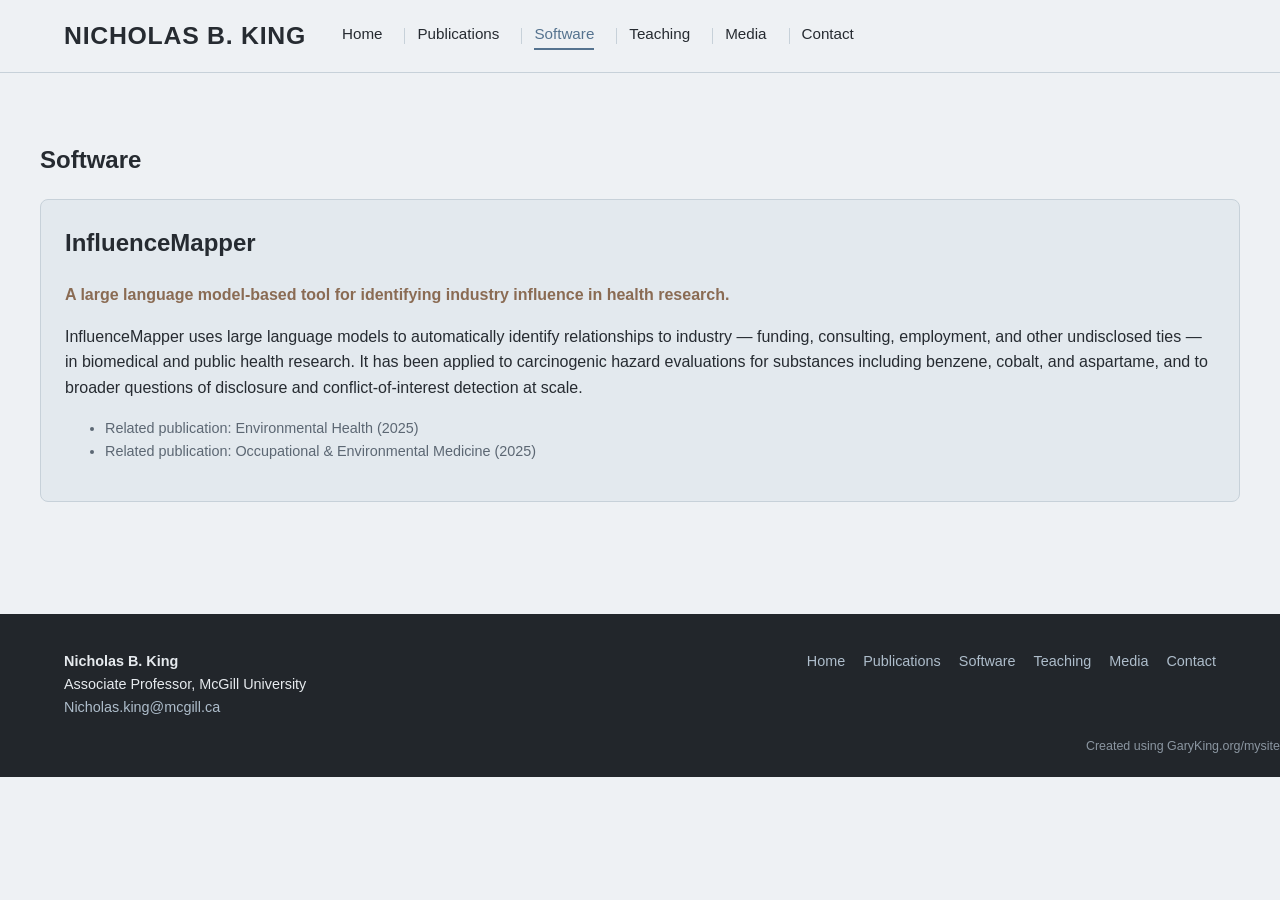
<file: software.html>
<!DOCTYPE html>
<html lang="en">
<head>
  <meta charset="UTF-8">
  <meta name="viewport" content="width=device-width, initial-scale=1.0">
  <title>Software — Nicholas B. King</title>
  <meta name="description" content="Software projects by Nicholas B. King, including InfluenceMapper.">
  <link rel="icon" type="image/png" href="images/favicon-32x32.png">
  <link rel="apple-touch-icon" href="images/apple-touch-icon.png">
  <link rel="stylesheet" href="assets/css/style.css">
  <meta name="mysite-directory" content="garyking.org/mysite">
</head>
<body>
  <a class="skip-link" href="#main">Skip to content</a>
  <header class="site-header">
    <nav class="navbar" aria-label="Primary">
      <a class="brand" href="index.html">Nicholas B. King</a>
      <button class="nav-toggle" aria-label="Toggle navigation" aria-expanded="false">&#9776;</button>
      <ul class="nav-links">
        <li><a href="index.html">Home</a></li>
        <li><a href="publications.html">Publications</a></li>
        <li><a href="software.html" class="active">Software</a></li>
        <li><a href="teaching.html">Teaching</a></li>
        <li><a href="media.html">Media</a></li>
        <li><a href="contact.html">Contact</a></li>
      </ul>
    </nav>
  </header>
  <main id="main">
    <section class="block container" style="padding-top:48px;">
      <h1>Software</h1>
            <div class="card">
        <h2 style="margin-top:0;">InfluenceMapper</h2>
        <p style="color:var(--color-clay); font-weight:600;">A large language model-based tool for identifying industry influence in health research.</p>
        <p>InfluenceMapper uses large language models to automatically identify relationships to industry — funding, consulting, employment, and other undisclosed ties — in biomedical and public health research. It has been applied to carcinogenic hazard evaluations for substances including benzene, cobalt, and aspartame, and to broader questions of disclosure and conflict-of-interest detection at scale.</p>
        <ul style="color:var(--color-muted); font-size:0.9rem;"><li>Related publication: Environmental Health (2025)</li><li>Related publication: Occupational & Environmental Medicine (2025)</li></ul>
      </div>
    </section>
  </main>
  <footer class="site-footer">
    <div class="container footer-inner">
      <div>
        <strong>Nicholas B. King</strong><br>
        Associate Professor, McGill University<br>
        <a href="mailto:Nicholas.king@mcgill.ca">Nicholas.king@mcgill.ca</a>
      </div>
      <ul class="footer-nav">
        <li><a href="index.html">Home</a></li>
        <li><a href="publications.html">Publications</a></li>
        <li><a href="software.html">Software</a></li>
        <li><a href="teaching.html">Teaching</a></li>
        <li><a href="media.html">Media</a></li>
        <li><a href="contact.html">Contact</a></li>
      </ul>
    </div>
    <div class="footer-credit">Created using <a href="https://garyking.org/mysite">GaryKing.org/mysite</a></div>
  </footer>
  <script src="assets/js/main.js"></script>
</body>
</html>
</file>
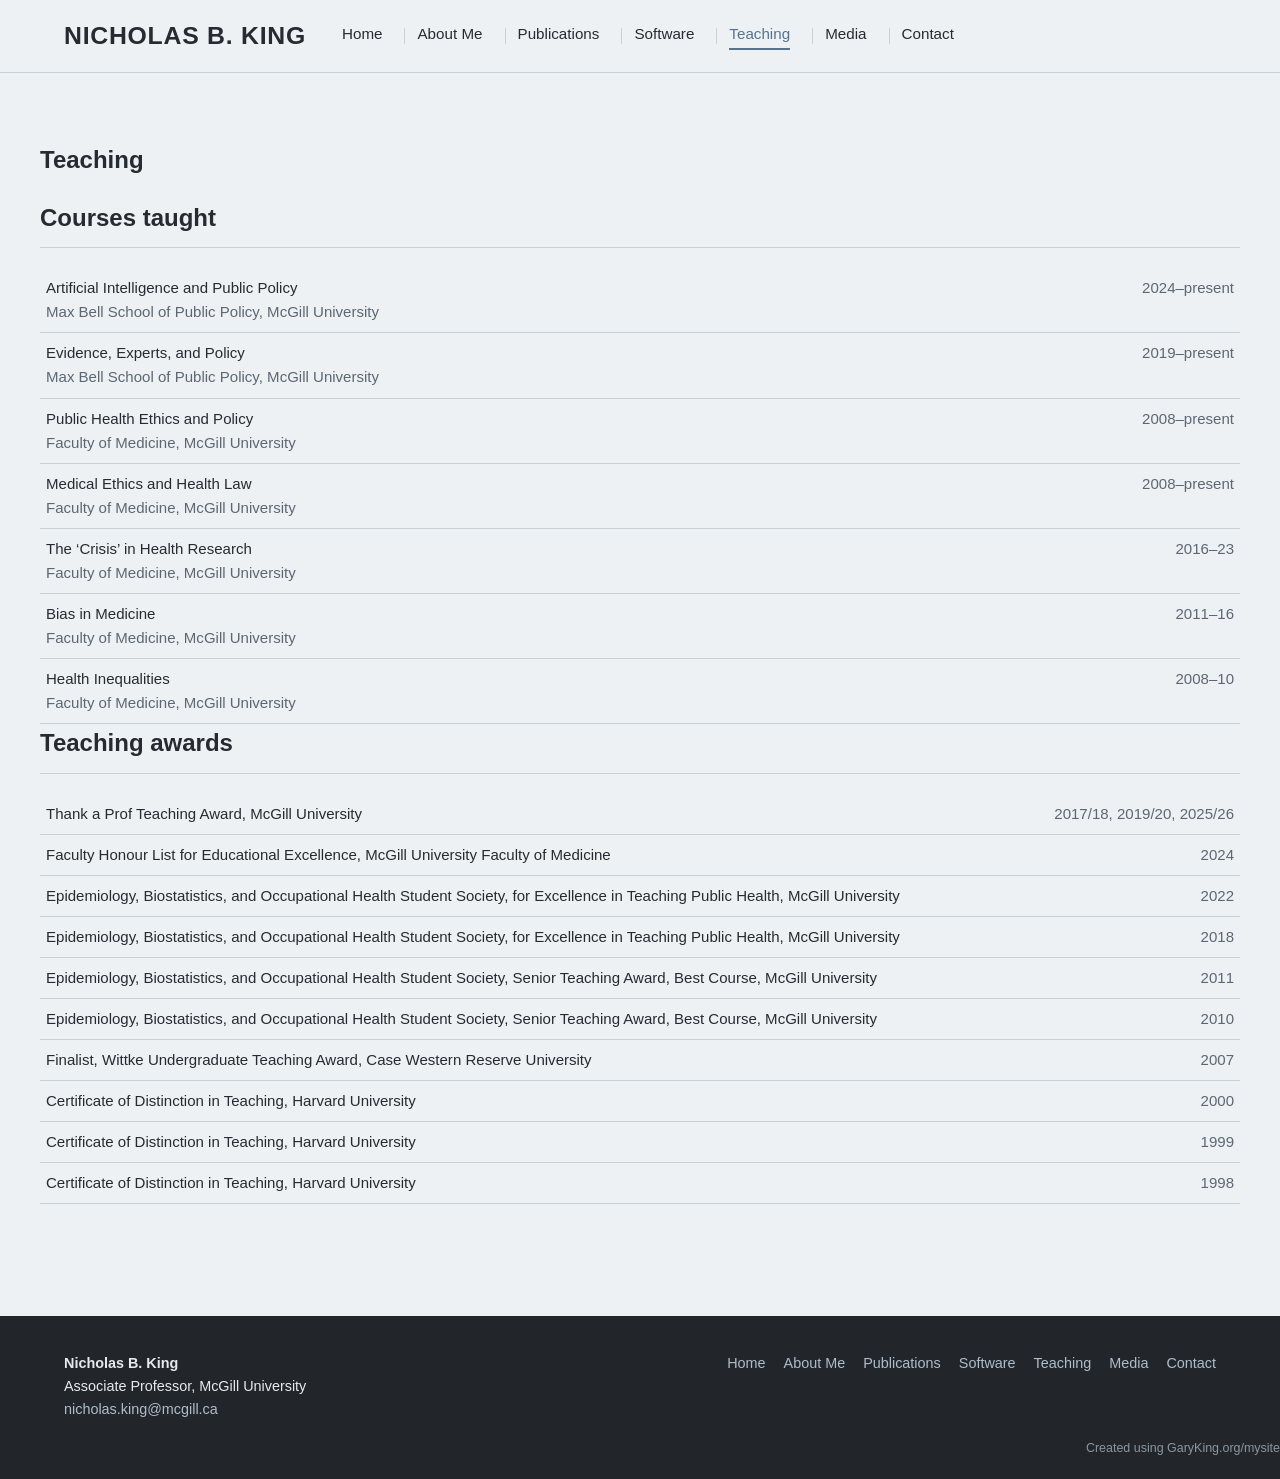
<file: teaching.html>
<!DOCTYPE html>
<html lang="en">
<head>
  <meta charset="UTF-8">
  <meta name="viewport" content="width=device-width, initial-scale=1.0">
  <title>Teaching — Nicholas B. King</title>
  <meta name="description" content="Courses taught and teaching awards received by Nicholas B. King at McGill University and Case Western Reserve University.">
  <link rel="icon" type="image/png" href="images/favicon-32x32.png">
  <link rel="apple-touch-icon" href="images/apple-touch-icon.png">
  <link rel="stylesheet" href="assets/css/style.css">
  <meta name="mysite-directory" content="garyking.org/mysite">
</head>
<body>
  <a class="skip-link" href="#main">Skip to content</a>
  <header class="site-header">
    <nav class="navbar" aria-label="Primary">
      <a class="brand" href="index.html">Nicholas B. King</a>
      <button class="nav-toggle" aria-label="Toggle navigation" aria-expanded="false">&#9776;</button>
      <ul class="nav-links">
        <li><a href="index.html">Home</a></li>
        <li><a href="about.html">About Me</a></li>
        <li><a href="publications.html">Publications</a></li>
        <li><a href="software.html">Software</a></li>
        <li><a href="teaching.html" class="active">Teaching</a></li>
        <li><a href="media.html">Media</a></li>
        <li><a href="contact.html">Contact</a></li>
      </ul>
    </nav>
  </header>
  <main id="main">
    <section class="block container" style="padding-top:48px;">
      <h1>Teaching</h1>

      <h2 class="section-title">Courses taught</h2>
      <table class="plain">
        <tbody>
        <tr><td>Artificial Intelligence and Public Policy<br><span style="color:var(--color-muted);">Max Bell School of Public Policy, McGill University</span></td><td>2024–present</td></tr>
        <tr><td>Evidence, Experts, and Policy<br><span style="color:var(--color-muted);">Max Bell School of Public Policy, McGill University</span></td><td>2019–present</td></tr>
        <tr><td>Public Health Ethics and Policy<br><span style="color:var(--color-muted);">Faculty of Medicine, McGill University</span></td><td>2008–present</td></tr>
        <tr><td>Medical Ethics and Health Law<br><span style="color:var(--color-muted);">Faculty of Medicine, McGill University</span></td><td>2008–present</td></tr>
        <tr><td>The ‘Crisis’ in Health Research<br><span style="color:var(--color-muted);">Faculty of Medicine, McGill University</span></td><td>2016–23</td></tr>
        <tr><td>Bias in Medicine<br><span style="color:var(--color-muted);">Faculty of Medicine, McGill University</span></td><td>2011–16</td></tr>
        <tr><td>Health Inequalities<br><span style="color:var(--color-muted);">Faculty of Medicine, McGill University</span></td><td>2008–10</td></tr>
        </tbody>
      </table>

      <h2 class="section-title">Teaching awards</h2>
      <table class="plain">
        <tbody>
        <tr><td>Thank a Prof Teaching Award, McGill University</td><td>2017/18, 2019/20, 2025/26</td></tr>
        <tr><td>Faculty Honour List for Educational Excellence, McGill University Faculty of Medicine</td><td>2024</td></tr>
        <tr><td>Epidemiology, Biostatistics, and Occupational Health Student Society, for Excellence in Teaching Public Health, McGill University</td><td>2022</td></tr>
        <tr><td>Epidemiology, Biostatistics, and Occupational Health Student Society, for Excellence in Teaching Public Health, McGill University</td><td>2018</td></tr>
        <tr><td>Epidemiology, Biostatistics, and Occupational Health Student Society, Senior Teaching Award, Best Course, McGill University</td><td>2011</td></tr>
        <tr><td>Epidemiology, Biostatistics, and Occupational Health Student Society, Senior Teaching Award, Best Course, McGill University</td><td>2010</td></tr>
        <tr><td>Finalist, Wittke Undergraduate Teaching Award, Case Western Reserve University</td><td>2007</td></tr>
        <tr><td>Certificate of Distinction in Teaching, Harvard University</td><td>2000</td></tr>
        <tr><td>Certificate of Distinction in Teaching, Harvard University</td><td>1999</td></tr>
        <tr><td>Certificate of Distinction in Teaching, Harvard University</td><td>1998</td></tr>
        </tbody>
      </table>
    </section>
  </main>
  <footer class="site-footer">
    <div class="container footer-inner">
      <div>
        <strong>Nicholas B. King</strong><br>
        Associate Professor, McGill University<br>
        <a href="mailto:nicholas.king@mcgill.ca">nicholas.king@mcgill.ca</a>
      </div>
      <ul class="footer-nav">
        <li><a href="index.html">Home</a></li>
        <li><a href="about.html">About Me</a></li>
        <li><a href="publications.html">Publications</a></li>
        <li><a href="software.html">Software</a></li>
        <li><a href="teaching.html">Teaching</a></li>
        <li><a href="media.html">Media</a></li>
        <li><a href="contact.html">Contact</a></li>
      </ul>
    </div>
    <div class="footer-credit">Created using <a href="https://garyking.org/mysite">GaryKing.org/mysite</a></div>
  </footer>
  <script src="assets/js/main.js"></script>
</body>
</html>
</file>
<file: assets/css/style.css>
/* Nicholas B. King — academic site
   Sleek, minimal, slightly bluish slate-gray palette. Light mode only. */

:root {
  --color-bg: #eef1f4;
  --color-surface: #e3e9ee;
  --color-sand: #d5dde4;
  --color-text: #262b31;
  --color-muted: #5c6773;
  --color-border: #c7d1d9;
  --color-link: #45688f;
  --color-link-hover: #2f4b68;
  --color-accent: #55738f;
  --color-clay: #8a6b53;
  --color-focus: #c9a13b;
  --max-width: 1200px;
  --radius: 6px;
}

* { box-sizing: border-box; }

html { scroll-behavior: smooth; }

body {
  margin: 0;
  background: var(--color-bg);
  color: var(--color-text);
  font-family: -apple-system, BlinkMacSystemFont, "Segoe UI", Roboto, Helvetica, Arial, sans-serif;
  line-height: 1.6;
  -webkit-font-smoothing: antialiased;
}

a { color: var(--color-link); text-decoration: none; }
a:hover { color: var(--color-link-hover); text-decoration: underline; }

.skip-link {
  position: absolute;
  left: -999px;
  top: 0;
  background: var(--color-text);
  color: #fff;
  padding: 10px 16px;
  z-index: 100;
  border-radius: 0 0 6px 0;
}
.skip-link:focus {
  left: 0;
}

:focus-visible {
  outline: 3px solid var(--color-focus);
  outline-offset: 2px;
}

img { max-width: 100%; display: block; }

.container {
  max-width: var(--max-width);
  margin: 0 auto;
  padding: 0 24px;
}

/* ---------- Navbar ---------- */

.site-header {
  background: var(--color-bg);
  border-bottom: 1px solid var(--color-border);
  position: sticky;
  top: 0;
  z-index: 20;
}

.navbar {
  display: flex;
  align-items: center;
  justify-content: flex-start;
  gap: 36px;
  padding: 16px 24px;
  max-width: var(--max-width);
  margin: 0 auto;
}

.brand {
  font-weight: 700;
  letter-spacing: 0.03em;
  text-transform: uppercase;
  font-size: 1.55rem;
  color: var(--color-text);
}
.brand:hover { color: var(--color-clay); text-decoration: none; }

.nav-links {
  display: flex;
  align-items: center;
  gap: 22px;
  list-style: none;
  margin: 0;
  padding: 0;
}

.nav-links li {
  display: flex;
  align-items: center;
  gap: 12px;
}

.nav-links li:not(:first-child)::before {
  content: "";
  display: inline-block;
  width: 1px;
  height: 16px;
  background: var(--color-border);
}

.nav-links a {
  color: var(--color-text);
  font-size: 0.95rem;
  padding-bottom: 2px;
  border-bottom: 2px solid transparent;
}
.nav-links a:hover { color: var(--color-clay); text-decoration: none; border-bottom-color: var(--color-clay); }
.nav-links a.active { border-bottom-color: var(--color-accent); color: var(--color-accent); }

.nav-toggle {
  display: none;
  background: none;
  border: none;
  font-size: 1.5rem;
  cursor: pointer;
  color: var(--color-text);
  margin-left: auto;
}

@media (max-width: 720px) {
  .nav-toggle { display: block; }
  .nav-links {
    display: none;
    flex-direction: column;
    gap: 4px;
    position: absolute;
    top: 100%;
    left: 0;
    right: 0;
    background: var(--color-bg);
    border-bottom: 1px solid var(--color-border);
    padding: 12px 24px 20px;
  }
  .nav-links.open { display: flex; }
  .navbar { position: relative; }
}

/* ---------- Hero (two-column homepage) ---------- */

.hero {
  padding: 48px 0;
}

.hero-grid {
  display: grid;
  grid-template-columns: minmax(280px, 380px) 1fr;
  gap: 56px;
  align-items: start;
}

.hero-left h1 {
  margin: 20px 0 18px;
  font-size: 1.9rem;
  color: var(--color-text);
}

.hero-photo {
  width: 220px;
  height: 275px;
  border-radius: 12px;
  overflow: hidden;
  border: 1px solid var(--color-border);
  box-shadow: 0 6px 20px rgba(38, 43, 49, 0.1);
}
.hero-photo img { width: 100%; height: 100%; object-fit: cover; }

.hero-quote {
  width: 220px;
  margin: 12px 0 0;
}
.hero-quote p {
  margin: 0 0 6px;
  font-style: italic;
  font-size: 0.8rem;
  line-height: 1.5;
  color: var(--color-muted);
}
.hero-quote cite {
  display: block;
  font-style: normal;
  font-size: 0.78rem;
  color: var(--color-muted);
}

.position-block {
  margin: 0 0 14px;
  line-height: 1.5;
}
.position-block strong { color: var(--color-text); }

.hero-left .button-row { margin: 20px 0 8px; }

.hero-left .section-title {
  margin-top: 32px;
}

.button-row { display: flex; gap: 10px; flex-wrap: wrap; }

.btn {
  display: inline-block;
  padding: 9px 16px;
  border-radius: 999px;
  font-size: 0.88rem;
  border: 1px solid var(--color-border);
}
.btn-primary {
  background: var(--color-accent);
  color: #fff;
  border-color: var(--color-accent);
}
.btn-primary:hover { background: #46617a; color: #fff; text-decoration: none; }
.btn-secondary {
  background: transparent;
  color: var(--color-text);
}
.btn-secondary:hover { background: var(--color-surface); text-decoration: none; }

/* ---------- Research boxes ---------- */

.hero-right .section-title { margin-top: 0; }

.research-grid {
  display: grid;
  grid-template-columns: repeat(2, 1fr);
  gap: 18px;
}

.research-box {
  background: var(--color-surface);
  border: 1px solid var(--color-border);
  border-radius: 8px;
  padding: 20px 22px;
}
.research-box h3 {
  margin: 0 0 8px;
  font-size: 1.05rem;
  line-height: 1.4;
}
.research-box h3 a { color: var(--color-text); }
.research-box h3 a:hover { color: var(--color-link); }
.research-box p:last-child { margin-bottom: 0; }

@media (max-width: 860px) {
  .hero-grid { grid-template-columns: 1fr; }
  .research-grid { grid-template-columns: 1fr; }
}

/* ---------- Sections ---------- */

section.block { padding: 8px 0 48px; }

/* ---------- About page (fits one viewport, photo + text) ---------- */

section.about-section {
  padding: 48px 0 28px;
}

.about-grid {
  display: flex;
  align-items: center;
  gap: 44px;
}

.about-photo {
  flex: 0 0 auto;
}
.about-photo img {
  display: block;
  height: var(--about-photo-height, 380px);
  width: auto;
  max-width: 100%;
  border-radius: 12px;
  border: 1px solid var(--color-border);
  box-shadow: 0 6px 20px rgba(38, 43, 49, 0.1);
}

.about-text {
  flex: 1;
  min-width: 0;
}
.about-text h1 {
  margin: 0 0 12px;
  font-size: 1.5rem;
  color: var(--color-text);
}
.about-text p {
  margin: 0 0 10px;
  font-size: 0.85rem;
  line-height: 1.45;
}
.about-text p:last-child { margin-bottom: 0; }

@media (max-width: 860px) {
  .about-grid { flex-direction: column; }
  .about-photo img { height: auto; width: 100%; max-width: 320px; }
}

h2.section-title {
  font-size: 1.5rem;
  margin: 0 0 20px;
  color: var(--color-text);
  border-bottom: 1px solid var(--color-border);
  padding-bottom: 10px;
}

h3.subhead {
  font-size: 1.05rem;
  margin: 28px 0 10px;
  color: var(--color-muted);
  text-transform: uppercase;
  letter-spacing: 0.05em;
}

/* Accordion (homepage research areas) */

.accordion-item {
  border-bottom: 1px solid var(--color-border);
}
.accordion-header {
  width: 100%;
  text-align: left;
  background: none;
  border: none;
  padding: 16px 4px;
  font-size: 1.05rem;
  font-weight: 600;
  cursor: pointer;
  display: flex;
  justify-content: space-between;
  align-items: center;
  color: var(--color-text);
  font-family: inherit;
}
.accordion-header:hover { color: var(--color-clay); }
.accordion-icon { transition: transform 0.18s ease; color: var(--color-muted); }
.accordion-item.open .accordion-icon { transform: rotate(45deg); }
.accordion-body {
  max-height: 0;
  overflow: hidden;
  transition: max-height 0.22s ease;
  padding: 0 4px;
  color: var(--color-muted);
}
.accordion-item.open .accordion-body {
  max-height: 400px;
  padding-bottom: 16px;
}

/* ---------- Publications list ---------- */

.tab-strip {
  position: sticky;
  top: 65px;
  background: var(--color-bg);
  z-index: 10;
  display: flex;
  gap: 8px;
  flex-wrap: wrap;
  padding: 14px 0;
  border-bottom: 1px solid var(--color-border);
  margin-bottom: 20px;
}

.tab-btn {
  background: var(--color-surface);
  border: 1px solid var(--color-border);
  padding: 7px 16px;
  border-radius: 999px;
  font-size: 0.88rem;
  cursor: pointer;
  color: var(--color-text);
  font-family: inherit;
}
.tab-btn:hover { background: var(--color-sand); }
.tab-btn.active {
  background: var(--color-accent);
  border-color: var(--color-accent);
  color: #fff;
}

.result-count {
  font-size: 0.85rem;
  color: var(--color-muted);
  margin: 0 0 14px;
}

.pub-list { list-style: none; margin: 0; padding: 0; }

.pub-item {
  padding: 12px 4px;
  border-bottom: 1px solid var(--color-border);
  font-size: 0.96rem;
}
.pub-item .pub-year {
  color: var(--color-muted);
  font-variant-numeric: tabular-nums;
  margin-right: 10px;
  font-size: 0.85rem;
}
.pub-item .note {
  display: block;
  color: var(--color-muted);
  font-size: 0.85rem;
  margin-top: 2px;
}
.pub-item.hidden { display: none; }
.pub-item .read-link {
  white-space: nowrap;
  font-size: 0.85rem;
  margin-left: 6px;
}

.talk-row {
  display: grid;
  grid-template-columns: 100px 1fr;
  gap: 16px;
  padding: 10px 4px;
  border-bottom: 1px solid var(--color-border);
  font-size: 0.95rem;
}
.talk-row .talk-date { color: var(--color-muted); font-size: 0.85rem; }
.talk-row .talk-venue { color: var(--color-muted); font-size: 0.88rem; display: block; }
@media (max-width: 560px) {
  .talk-row { grid-template-columns: 1fr; gap: 2px; }
}

/* ---------- Cards / lists ---------- */

.card {
  background: var(--color-surface);
  border: 1px solid var(--color-border);
  border-radius: 8px;
  padding: 24px;
  transition: transform 0.18s ease, box-shadow 0.18s ease;
}
.card:hover { transform: translateY(-2px); box-shadow: 0 8px 20px rgba(45,41,38,0.06); }

@media (prefers-reduced-motion: reduce) {
  .card, .accordion-icon, .accordion-body { transition: none; }
}

.definition-list dt { font-weight: 600; margin-top: 14px; }
.definition-list dd { margin: 2px 0 0; color: var(--color-muted); }

table.plain { width: 100%; border-collapse: collapse; font-size: 0.94rem; }
table.plain td, table.plain th { padding: 8px 6px; border-bottom: 1px solid var(--color-border); text-align: left; vertical-align: top; }
table.plain td:last-child, table.plain th:last-child { text-align: right; white-space: nowrap; color: var(--color-muted); }

/* ---------- Footer ---------- */

.site-footer {
  background: #22262b;
  color: #e6eaee;
  margin-top: 64px;
  padding: 36px 0 20px;
  font-size: 0.9rem;
}
.site-footer a { color: #aebdcb; }
.footer-inner {
  display: flex;
  justify-content: space-between;
  flex-wrap: wrap;
  gap: 16px;
  align-items: flex-start;
}
.footer-nav { display: flex; gap: 18px; flex-wrap: wrap; list-style: none; margin: 0; padding: 0; }
.footer-credit {
  font-size: 0.78rem;
  color: #8b96a1;
  margin-top: 18px;
  text-align: right;
}
.footer-credit a { color: #8b96a1; }

/* ---------- Plain lists (research areas, public lectures) ---------- */

.plain-list {
  list-style: none;
  margin: 0;
  padding: 0;
}
.plain-list li {
  padding: 12px 4px;
  border-bottom: 1px solid var(--color-border);
  font-size: 1rem;
}
.plain-list li:last-child { border-bottom: none; }

.plain-list-flush li {
  border-bottom: none;
  padding: 6px 4px;
}

.sr-only {
  position: absolute;
  width: 1px; height: 1px;
  padding: 0; margin: -1px;
  overflow: hidden;
  clip: rect(0,0,0,0);
  white-space: nowrap; border: 0;
}
</file>
